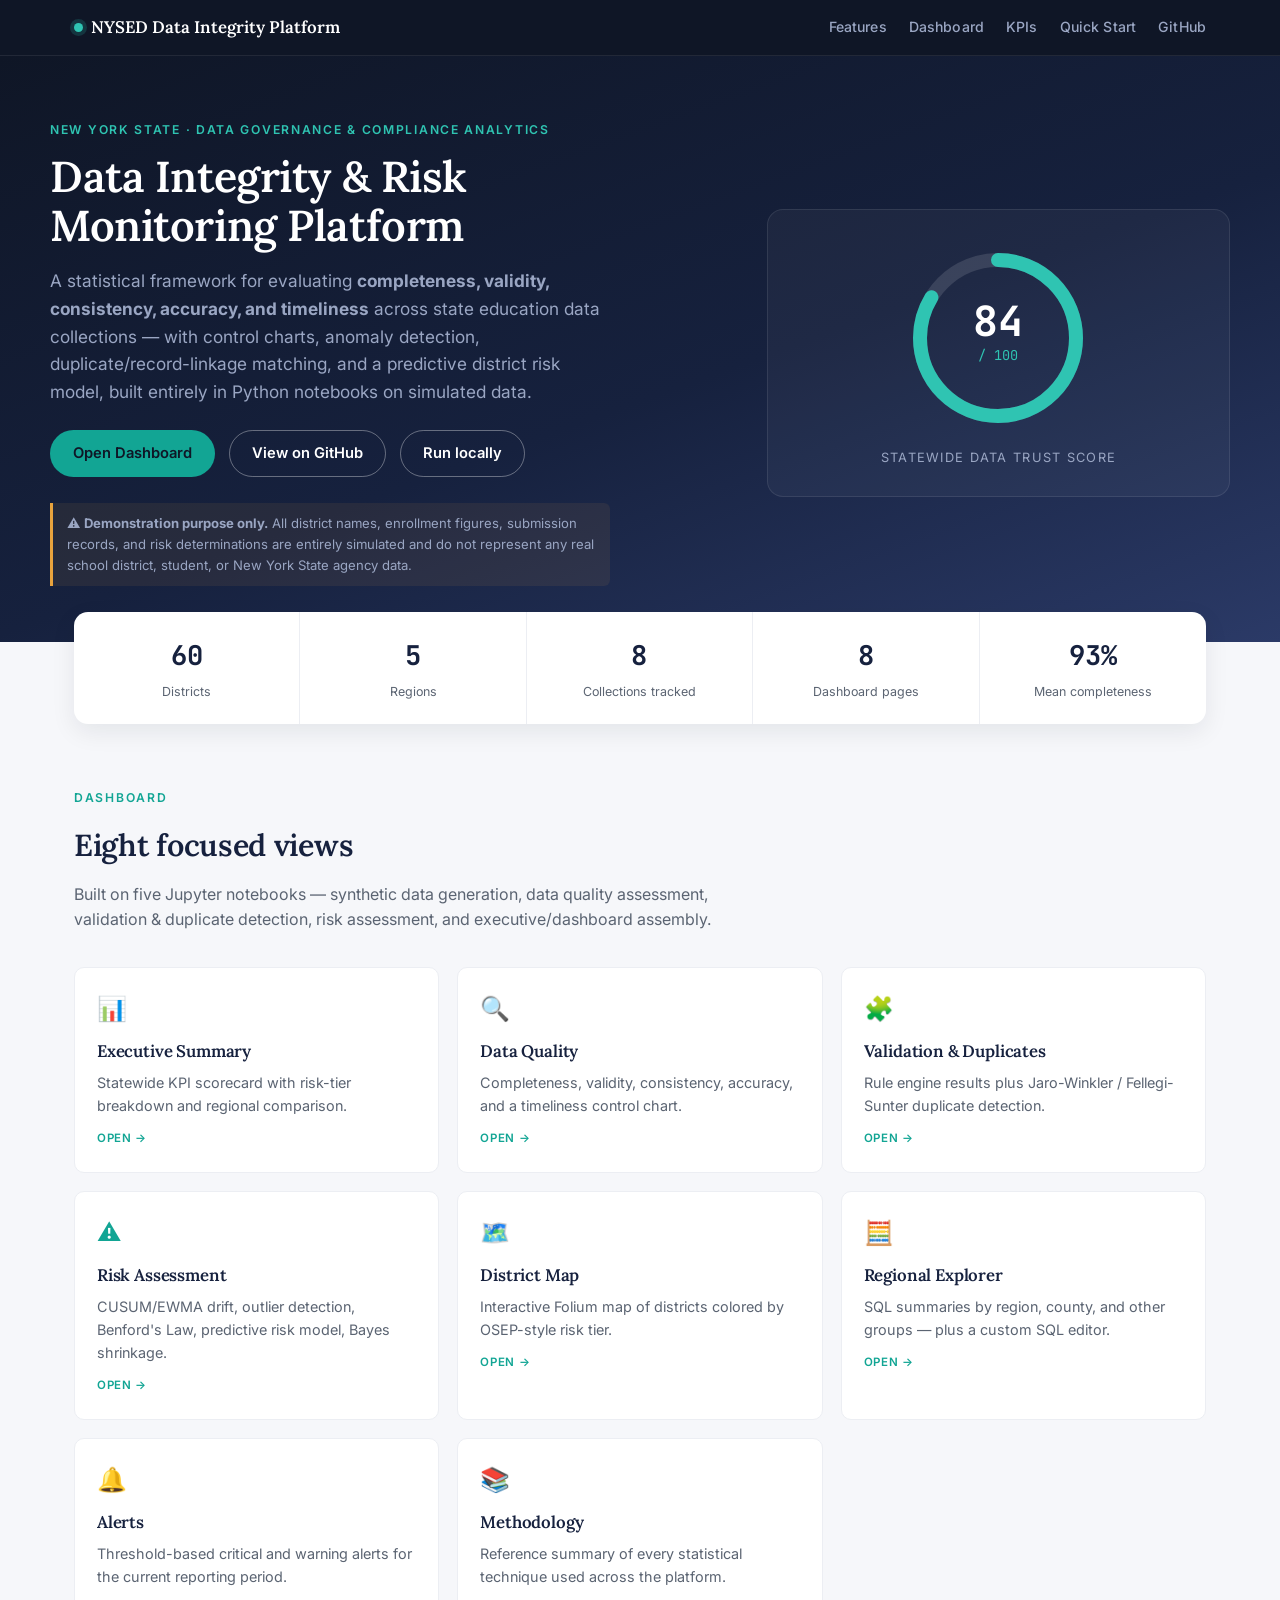
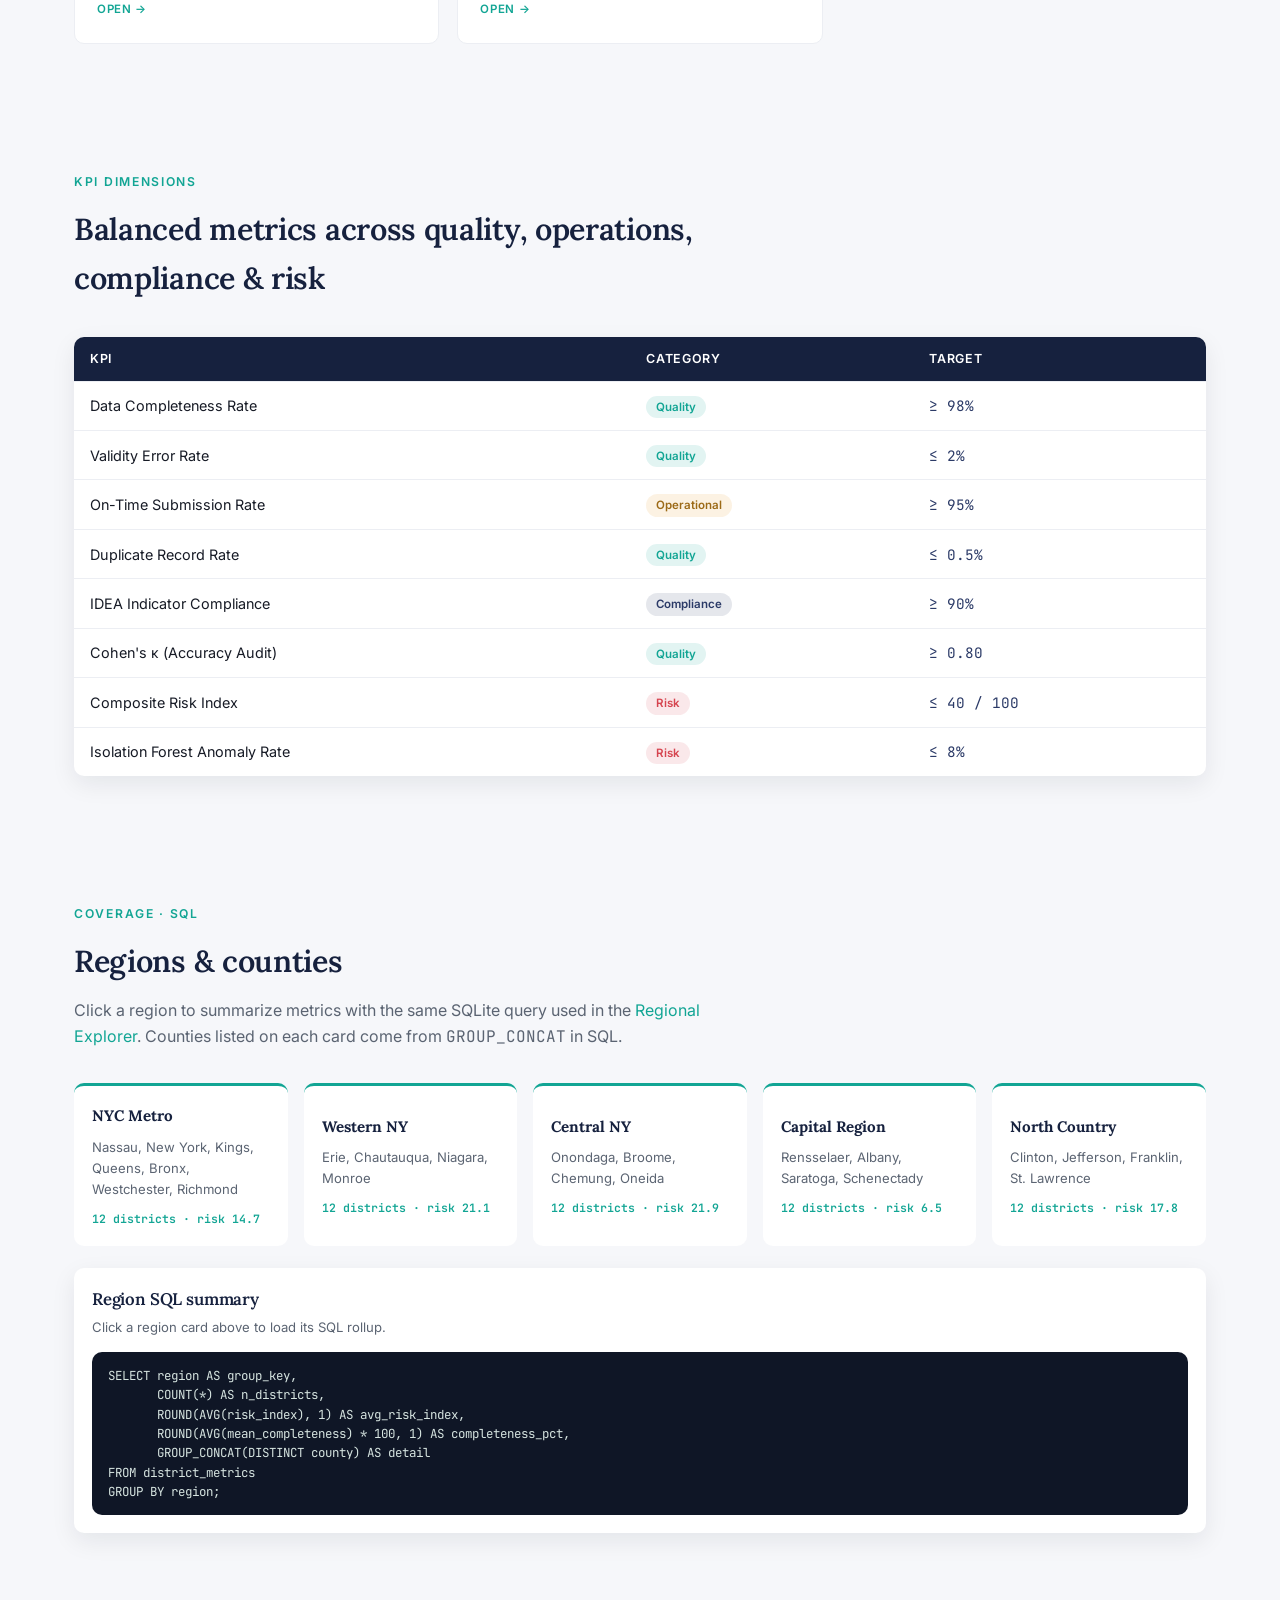
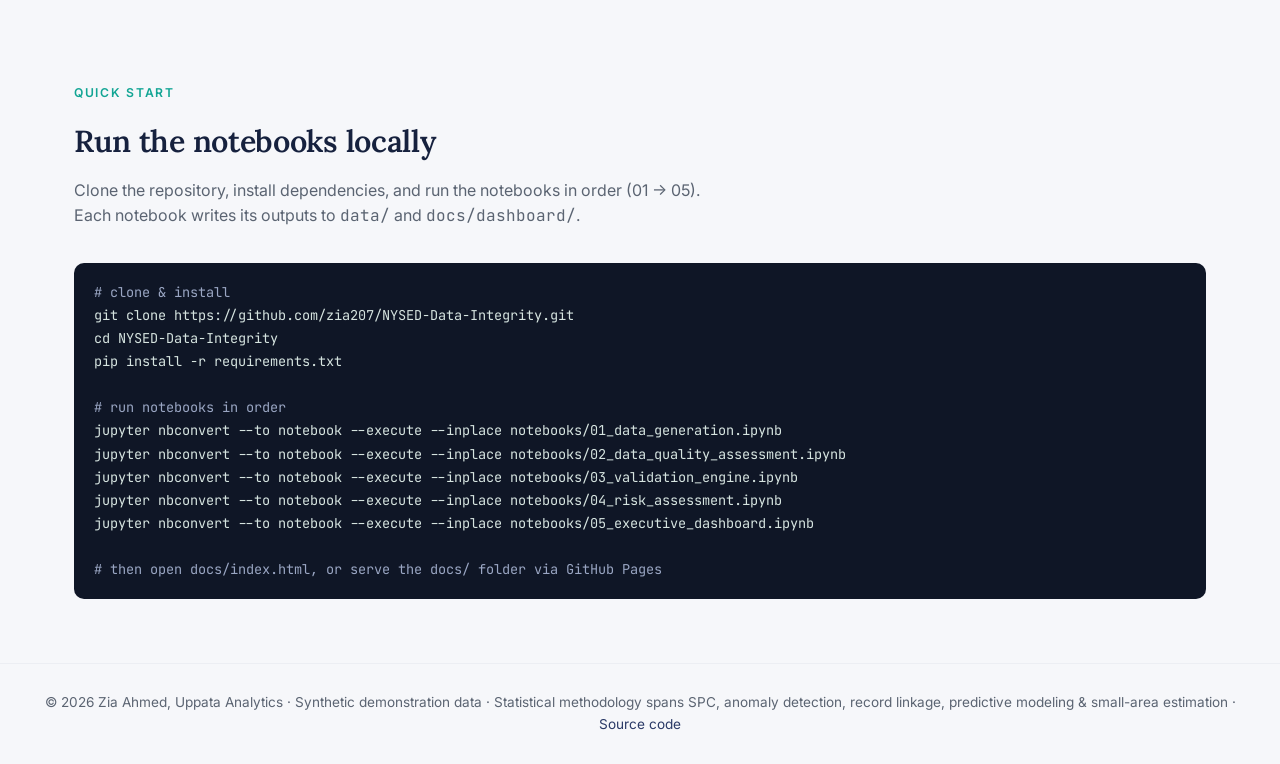
<file: docs/index.html>
<!DOCTYPE html>
<html lang="en"><head><meta charset="utf-8">
<meta name="viewport" content="width=device-width, initial-scale=1.0">
<meta name="description" content="NYSED Data Integrity &amp; Risk Monitoring Platform — synthetic statistical demonstration of data quality, validation, and risk assessment for state education data collections.">
<title>NYSED Data Integrity &amp; Risk Monitoring Platform</title>
<link rel="preconnect" href="https://fonts.googleapis.com">
<link href="https://fonts.googleapis.com/css2?family=Lora:wght@500;600;700&family=Inter:wght@400;500;600;700&family=JetBrains+Mono:wght@400;600;700&display=swap" rel="stylesheet">
<link rel="stylesheet" href="assets/style.css">
</head><body>
<nav class="site-nav"><div class="nav-inner">
  <div class="brand"><span class="dot"></span> NYSED Data Integrity Platform</div>
  <div class="links">
    <a href="#features">Features</a>
    <a href="dashboard/executive-summary.html">Dashboard</a>
    <a href="#kpis">KPIs</a>
    <a href="#quick-start">Quick Start</a>
    <a href="https://github.com/zia207/NYSED-Data-Integrity" target="_blank">GitHub</a>
  </div>
</div></nav>

<section class="hero">
  <div class="hero-inner">
    <div>
      <div class="eyebrow">New York State · Data Governance &amp; Compliance Analytics</div>
      <h1>Data Integrity &amp; Risk Monitoring Platform</h1>
      <p class="lede">A statistical framework for evaluating <b>completeness, validity, consistency,
        accuracy, and timeliness</b> across state education data collections — with control charts,
        anomaly detection, duplicate/record-linkage matching, and a predictive district risk model,
        built entirely in Python notebooks on simulated data.</p>
      <div class="cta-row">
        <a class="btn btn-primary" href="dashboard/executive-summary.html">Open Dashboard</a>
        <a class="btn btn-ghost" href="https://github.com/zia207/NYSED-Data-Integrity" target="_blank">View on GitHub</a>
        <a class="btn btn-ghost" href="#quick-start">Run locally</a>
      </div>
      <div class="disclaimer">⚠️ <b>Demonstration purpose only.</b> All district names, enrollment
        figures, submission records, and risk determinations are entirely simulated and do not
        represent any real school district, student, or New York State agency data.</div>
    </div>
    <div class="gauge-wrap">
      <svg width="200" height="200" viewBox="0 0 200 200">
      <circle cx="100.0" cy="100.0" r="78" fill="none" stroke-width="14" class="gauge-arc-bg"/>
      <circle cx="100.0" cy="100.0" r="78" fill="none" stroke-width="14" class="gauge-arc-fg"
        stroke-dasharray="490.1" stroke-dashoffset="80.4"
        transform="rotate(-90 100.0 100.0)"/>
      <text x="100.0" y="98.0" text-anchor="middle" class="gauge-score">84</text>
      <text x="100.0" y="122.0" text-anchor="middle" class="gauge-sub">/ 100</text>
    </svg>
      <div class="gauge-label">Statewide Data Trust Score</div>
    </div>
  </div>
</section>

<div class="stat-strip"><div class="stat-grid">
  <div class="stat-cell"><div class="num">60</div><div class="lbl">Districts</div></div>
  <div class="stat-cell"><div class="num">5</div><div class="lbl">Regions</div></div>
  <div class="stat-cell"><div class="num">8</div><div class="lbl">Collections tracked</div></div>
  <div class="stat-cell"><div class="num">8</div><div class="lbl">Dashboard pages</div></div>
  <div class="stat-cell"><div class="num">93%</div><div class="lbl">Mean completeness</div></div>
</div></div>

<section class="section" id="features">
  <div class="section-head">
    <div class="eyebrow">Dashboard</div>
    <h2>Eight focused views</h2>
    <p>Built on five Jupyter notebooks — synthetic data generation, data quality assessment,
       validation &amp; duplicate detection, risk assessment, and executive/dashboard assembly.</p>
  </div>
  <div class="card-grid"><a class="card" href="dashboard/executive-summary.html"><div class="icon">📊</div><h3>Executive Summary</h3><p>Statewide KPI scorecard with risk-tier breakdown and regional comparison.</p>
        <span class="tag">Open →</span></a><a class="card" href="dashboard/data-quality.html"><div class="icon">🔍</div><h3>Data Quality</h3><p>Completeness, validity, consistency, accuracy, and a timeliness control chart.</p>
        <span class="tag">Open →</span></a><a class="card" href="dashboard/validation.html"><div class="icon">🧩</div><h3>Validation & Duplicates</h3><p>Rule engine results plus Jaro-Winkler / Fellegi-Sunter duplicate detection.</p>
        <span class="tag">Open →</span></a><a class="card" href="dashboard/risk-assessment.html"><div class="icon">⚠️</div><h3>Risk Assessment</h3><p>CUSUM/EWMA drift, outlier detection, Benford's Law, predictive risk model, Bayes shrinkage.</p>
        <span class="tag">Open →</span></a><a class="card" href="dashboard/district-map.html"><div class="icon">🗺️</div><h3>District Map</h3><p>Interactive Folium map of districts colored by OSEP-style risk tier.</p>
        <span class="tag">Open →</span></a><a class="card" href="dashboard/regional-explorer.html"><div class="icon">🧮</div><h3>Regional Explorer</h3><p>SQL summaries by region, county, and other groups — plus a custom SQL editor.</p>
        <span class="tag">Open →</span></a><a class="card" href="dashboard/alerts.html"><div class="icon">🔔</div><h3>Alerts</h3><p>Threshold-based critical and warning alerts for the current reporting period.</p>
        <span class="tag">Open →</span></a><a class="card" href="dashboard/methodology.html"><div class="icon">📚</div><h3>Methodology</h3><p>Reference summary of every statistical technique used across the platform.</p>
        <span class="tag">Open →</span></a></div>
</section>

<section class="section" id="kpis">
  <div class="section-head">
    <div class="eyebrow">KPI dimensions</div>
    <h2>Balanced metrics across quality, operations, compliance &amp; risk</h2>
  </div>
  <table class="kpi-table"><thead><tr><th>KPI</th><th>Category</th><th>Target</th></tr></thead>
  <tbody><tr><td>Data Completeness Rate</td><td><span class='pill pill-quality'>Quality</span></td><td class='target'>≥ 98%</td></tr><tr><td>Validity Error Rate</td><td><span class='pill pill-quality'>Quality</span></td><td class='target'>≤ 2%</td></tr><tr><td>On-Time Submission Rate</td><td><span class='pill pill-ops'>Operational</span></td><td class='target'>≥ 95%</td></tr><tr><td>Duplicate Record Rate</td><td><span class='pill pill-quality'>Quality</span></td><td class='target'>≤ 0.5%</td></tr><tr><td>IDEA Indicator Compliance</td><td><span class='pill pill-compliance'>Compliance</span></td><td class='target'>≥ 90%</td></tr><tr><td>Cohen's κ (Accuracy Audit)</td><td><span class='pill pill-quality'>Quality</span></td><td class='target'>≥ 0.80</td></tr><tr><td>Composite Risk Index</td><td><span class='pill pill-risk'>Risk</span></td><td class='target'>≤ 40 / 100</td></tr><tr><td>Isolation Forest Anomaly Rate</td><td><span class='pill pill-risk'>Risk</span></td><td class='target'>≤ 8%</td></tr></tbody></table>
</section>

<section class="section" id="regions">
  <div class="section-head">
    <div class="eyebrow">Coverage · SQL</div>
    <h2>Regions &amp; counties</h2>
    <p>Click a region to summarize metrics with the same SQLite query used in the
       <a href="dashboard/regional-explorer.html">Regional Explorer</a>. Counties listed on each card come from <code>GROUP_CONCAT</code> in SQL.</p>
  </div>
  <div class="region-grid"><button type="button" class="region-card" data-region="NYC Metro">
      <h4>NYC Metro</h4>
      <p>Nassau, New York, Kings, Queens, Bronx, Westchester, Richmond</p>
      <div class="region-card-meta">12 districts · risk 14.7</div>
    </button><button type="button" class="region-card" data-region="Western NY">
      <h4>Western NY</h4>
      <p>Erie, Chautauqua, Niagara, Monroe</p>
      <div class="region-card-meta">12 districts · risk 21.1</div>
    </button><button type="button" class="region-card" data-region="Central NY">
      <h4>Central NY</h4>
      <p>Onondaga, Broome, Chemung, Oneida</p>
      <div class="region-card-meta">12 districts · risk 21.9</div>
    </button><button type="button" class="region-card" data-region="Capital Region">
      <h4>Capital Region</h4>
      <p>Rensselaer, Albany, Saratoga, Schenectady</p>
      <div class="region-card-meta">12 districts · risk 6.5</div>
    </button><button type="button" class="region-card" data-region="North Country">
      <h4>North Country</h4>
      <p>Clinton, Jefferson, Franklin, St. Lawrence</p>
      <div class="region-card-meta">12 districts · risk 17.8</div>
    </button></div>
  <div class="chart-panel" style="margin-top:22px;">
    <h3>Region SQL summary</h3>
    <div class="chart-note" id="home-region-hint">Click a region card above to load its SQL rollup.</div>
    <div id="home-region-summary" style="display:none;">
      <div class="kpi-row" style="margin-bottom:14px;">
        <div class="kpi-card"><div class="kpi-label">Region</div><div class="kpi-value" id="hr-name" style="font-size:1.35rem;"></div></div>
        <div class="kpi-card"><div class="kpi-label">Districts</div><div class="kpi-value" id="hr-n"></div></div>
        <div class="kpi-card"><div class="kpi-label">Avg risk index</div><div class="kpi-value" id="hr-risk"></div></div>
        <div class="kpi-card"><div class="kpi-label">Completeness</div><div class="kpi-value" id="hr-comp"></div></div>
      </div>
      <table class="kpi-table">
        <thead><tr><th>Metric</th><th>Value</th></tr></thead>
        <tbody>
          <tr><td>Counties</td><td id="hr-counties"></td></tr>
          <tr><td>On-time rate</td><td id="hr-ontime" class="target"></td></tr>
          <tr><td>Validity error rate</td><td id="hr-err" class="target"></td></tr>
          <tr><td>Enrollment</td><td id="hr-enroll" class="target"></td></tr>
        </tbody>
      </table>
      <p style="margin-top:14px;"><a class="btn btn-primary" id="hr-explore" href="dashboard/regional-explorer.html">Open in Regional Explorer →</a></p>
    </div>
    <pre class="sql-code" style="margin-top:14px;">SELECT region AS group_key,
       COUNT(*) AS n_districts,
       ROUND(AVG(risk_index), 1) AS avg_risk_index,
       ROUND(AVG(mean_completeness) * 100, 1) AS completeness_pct,
       GROUP_CONCAT(DISTINCT county) AS detail
FROM district_metrics
GROUP BY region;</pre>
  </div>
</section>
<script>
const HOME_SQL = {"regions": [{"group_key": "NYC Metro", "n_districts": 12, "avg_risk_index": 14.7, "completeness_pct": 93.8, "on_time_pct": 91.3, "error_pct": 4.8, "enrollment": 36202, "detail": "Nassau, New York, Kings, Queens, Bronx, Westchester, Richmond"}, {"group_key": "Western NY", "n_districts": 12, "avg_risk_index": 21.1, "completeness_pct": 91.7, "on_time_pct": 89.1, "error_pct": 6.4, "enrollment": 48433, "detail": "Erie, Chautauqua, Niagara, Monroe"}, {"group_key": "Central NY", "n_districts": 12, "avg_risk_index": 21.9, "completeness_pct": 91.0, "on_time_pct": 88.1, "error_pct": 7.2, "enrollment": 125825, "detail": "Onondaga, Broome, Chemung, Oneida"}, {"group_key": "Capital Region", "n_districts": 12, "avg_risk_index": 6.5, "completeness_pct": 96.2, "on_time_pct": 95.0, "error_pct": 2.1, "enrollment": 49875, "detail": "Rensselaer, Albany, Saratoga, Schenectady"}, {"group_key": "North Country", "n_districts": 12, "avg_risk_index": 17.8, "completeness_pct": 92.5, "on_time_pct": 90.3, "error_pct": 6.3, "enrollment": 37102, "detail": "Clinton, Jefferson, Franklin, St. Lawrence"}], "districts": [{"district_name": "Silverglen UFSD", "region": "Central NY", "county": "Chemung", "size_tier": "Suburban", "urbanicity": "Suburban", "risk_tier": "Needs Substantial Intervention", "risk_index": 100.0, "completeness_pct": 58.7, "on_time_pct": 61.5, "enrollment": 2142}, {"district_name": "Goldenside CSD", "region": "Western NY", "county": "Chautauqua", "size_tier": "Suburban", "urbanicity": "Suburban", "risk_tier": "Needs Substantial Intervention", "risk_index": 93.3, "completeness_pct": 64.5, "on_time_pct": 68.8, "enrollment": 1815}, {"district_name": "Hillton CSD", "region": "North Country", "county": "Clinton", "size_tier": "Small/Rural", "urbanicity": "Small Town", "risk_tier": "Needs Substantial Intervention", "risk_index": 81.6, "completeness_pct": 74.1, "on_time_pct": 67.7, "enrollment": 613}, {"district_name": "Foxglen CSD", "region": "NYC Metro", "county": "New York", "size_tier": "Small/Rural", "urbanicity": "Small Town", "risk_tier": "Needs Intervention", "risk_index": 71.2, "completeness_pct": 75.8, "on_time_pct": 67.7, "enrollment": 396}, {"district_name": "Westmont UFSD", "region": "Central NY", "county": "Chemung", "size_tier": "Suburban", "urbanicity": "Suburban", "risk_tier": "Needs Intervention", "risk_index": 59.9, "completeness_pct": 81.8, "on_time_pct": 74.0, "enrollment": 4501}, {"district_name": "Southgate UFSD", "region": "Western NY", "county": "Erie", "size_tier": "Small/Rural", "urbanicity": "Rural", "risk_tier": "Needs Intervention", "risk_index": 53.2, "completeness_pct": 85.3, "on_time_pct": 72.9, "enrollment": 1173}, {"district_name": "Silverview UFSD", "region": "North Country", "county": "St. Lawrence", "size_tier": "Suburban", "urbanicity": "Suburban", "risk_tier": "Needs Intervention", "risk_index": 43.0, "completeness_pct": 83.9, "on_time_pct": 84.4, "enrollment": 4343}, {"district_name": "Meadowhaven CSD", "region": "North Country", "county": "Franklin", "size_tier": "Small/Rural", "urbanicity": "Rural", "risk_tier": "Needs Intervention", "risk_index": 38.1, "completeness_pct": 85.9, "on_time_pct": 81.3, "enrollment": 1336}, {"district_name": "Hillburg CSD", "region": "Central NY", "county": "Onondaga", "size_tier": "Suburban", "urbanicity": "Suburban", "risk_tier": "Needs Intervention", "risk_index": 27.2, "completeness_pct": 92.7, "on_time_pct": 81.3, "enrollment": 3399}, {"district_name": "Highlandwood CSD", "region": "Central NY", "county": "Oneida", "size_tier": "Suburban", "urbanicity": "Suburban", "risk_tier": "Needs Assistance", "risk_index": 23.2, "completeness_pct": 91.5, "on_time_pct": 87.5, "enrollment": 7620}, {"district_name": "Eastville UFSD", "region": "NYC Metro", "county": "Nassau", "size_tier": "Suburban", "urbanicity": "Suburban", "risk_tier": "Needs Assistance", "risk_index": 21.8, "completeness_pct": 93.7, "on_time_pct": 87.5, "enrollment": 5832}, {"district_name": "Harbormont UFSD", "region": "Western NY", "county": "Chautauqua", "size_tier": "Small/Rural", "urbanicity": "Rural", "risk_tier": "Needs Assistance", "risk_index": 20.5, "completeness_pct": 93.4, "on_time_pct": 90.6, "enrollment": 691}, {"district_name": "Valleyton UFSD", "region": "Western NY", "county": "Chautauqua", "size_tier": "Small/Rural", "urbanicity": "Small Town", "risk_tier": "Needs Assistance", "risk_index": 20.4, "completeness_pct": 92.9, "on_time_pct": 89.6, "enrollment": 506}, {"district_name": "Westwood UFSD", "region": "Western NY", "county": "Erie", "size_tier": "Small/Rural", "urbanicity": "Rural", "risk_tier": "Needs Assistance", "risk_index": 20.1, "completeness_pct": 93.6, "on_time_pct": 91.7, "enrollment": 517}, {"district_name": "Ridgeport CSD", "region": "Western NY", "county": "Chautauqua", "size_tier": "Small/Rural", "urbanicity": "Small Town", "risk_tier": "Needs Assistance", "risk_index": 20.0, "completeness_pct": 92.3, "on_time_pct": 86.5, "enrollment": 512}, {"district_name": "Northside UFSD", "region": "Capital Region", "county": "Saratoga", "size_tier": "Suburban", "urbanicity": "Suburban", "risk_tier": "Needs Assistance", "risk_index": 15.9, "completeness_pct": 94.0, "on_time_pct": 88.5, "enrollment": 7793}, {"district_name": "Oakmont CSD", "region": "NYC Metro", "county": "Queens", "size_tier": "Small/Rural", "urbanicity": "Rural", "risk_tier": "Needs Assistance", "risk_index": 15.2, "completeness_pct": 93.4, "on_time_pct": 89.6, "enrollment": 236}, {"district_name": "Birchmont CSD", "region": "Capital Region", "county": "Schenectady", "size_tier": "Small/Rural", "urbanicity": "Small Town", "risk_tier": "Needs Assistance", "risk_index": 14.3, "completeness_pct": 94.4, "on_time_pct": 92.7, "enrollment": 230}, {"district_name": "Southport CSD", "region": "NYC Metro", "county": "Westchester", "size_tier": "Small/Rural", "urbanicity": "Rural", "risk_tier": "Needs Assistance", "risk_index": 13.2, "completeness_pct": 93.1, "on_time_pct": 88.5, "enrollment": 427}, {"district_name": "Southville CSD", "region": "NYC Metro", "county": "New York", "size_tier": "Small/Rural", "urbanicity": "Rural", "risk_tier": "Needs Assistance", "risk_index": 12.6, "completeness_pct": 95.0, "on_time_pct": 86.5, "enrollment": 462}, {"district_name": "Northmont CSD", "region": "North Country", "county": "St. Lawrence", "size_tier": "Small/Rural", "urbanicity": "Small Town", "risk_tier": "Needs Assistance", "risk_index": 11.0, "completeness_pct": 94.4, "on_time_pct": 92.7, "enrollment": 409}, {"district_name": "Highlandmont CSD", "region": "Capital Region", "county": "Rensselaer", "size_tier": "Small/Rural", "urbanicity": "Small Town", "risk_tier": "Needs Assistance", "risk_index": 10.8, "completeness_pct": 95.3, "on_time_pct": 92.7, "enrollment": 734}, {"district_name": "Westglen CSD", "region": "Western NY", "county": "Erie", "size_tier": "Small/Rural", "urbanicity": "Rural", "risk_tier": "Needs Assistance", "risk_index": 10.8, "completeness_pct": 94.8, "on_time_pct": 89.6, "enrollment": 441}, {"district_name": "Riverbrook UFSD", "region": "Central NY", "county": "Broome", "size_tier": "Small/Rural", "urbanicity": "Rural", "risk_tier": "Meets Requirements", "risk_index": 10.0, "completeness_pct": 94.6, "on_time_pct": 93.8, "enrollment": 322}, {"district_name": "Southton CSD", "region": "NYC Metro", "county": "Kings", "size_tier": "Small/Rural", "urbanicity": "Small Town", "risk_tier": "Meets Requirements", "risk_index": 9.3, "completeness_pct": 95.9, "on_time_pct": 90.6, "enrollment": 695}, {"district_name": "Libertymont CSD", "region": "North Country", "county": "Clinton", "size_tier": "Suburban", "urbanicity": "Suburban", "risk_tier": "Meets Requirements", "risk_index": 8.5, "completeness_pct": 95.5, "on_time_pct": 88.5, "enrollment": 5696}, {"district_name": "Maplefield CSD", "region": "NYC Metro", "county": "Queens", "size_tier": "Suburban", "urbanicity": "Suburban", "risk_tier": "Meets Requirements", "risk_index": 8.4, "completeness_pct": 96.0, "on_time_pct": 93.8, "enrollment": 7277}, {"district_name": "Unionburg City SD", "region": "Central NY", "county": "Broome", "size_tier": "Large City", "urbanicity": "Urban", "risk_tier": "Meets Requirements", "risk_index": 8.4, "completeness_pct": 96.0, "on_time_pct": 94.8, "enrollment": 19636}, {"district_name": "Foxside CSD", "region": "NYC Metro", "county": "Bronx", "size_tier": "Suburban", "urbanicity": "Suburban", "risk_tier": "Meets Requirements", "risk_index": 8.1, "completeness_pct": 96.5, "on_time_pct": 96.9, "enrollment": 5483}, {"district_name": "Goldengate CSD", "region": "Central NY", "county": "Onondaga", "size_tier": "Suburban", "urbanicity": "Suburban", "risk_tier": "Meets Requirements", "risk_index": 8.0, "completeness_pct": 95.1, "on_time_pct": 91.7, "enrollment": 4134}, {"district_name": "Hillhaven CSD", "region": "NYC Metro", "county": "Richmond", "size_tier": "Suburban", "urbanicity": "Suburban", "risk_tier": "Meets Requirements", "risk_index": 7.1, "completeness_pct": 96.5, "on_time_pct": 97.9, "enrollment": 6209}, {"district_name": "Northside CSD", "region": "North Country", "county": "Clinton", "size_tier": "Small/Rural", "urbanicity": "Rural", "risk_tier": "Meets Requirements", "risk_index": 6.7, "completeness_pct": 96.4, "on_time_pct": 90.6, "enrollment": 1297}, {"district_name": "Mapledale UFSD", "region": "North Country", "county": "Franklin", "size_tier": "Small/Rural", "urbanicity": "Small Town", "risk_tier": "Meets Requirements", "risk_index": 6.6, "completeness_pct": 95.8, "on_time_pct": 94.8, "enrollment": 826}, {"district_name": "Libertyport CSD", "region": "Capital Region", "county": "Saratoga", "size_tier": "Small/Rural", "urbanicity": "Small Town", "risk_tier": "Meets Requirements", "risk_index": 6.4, "completeness_pct": 96.6, "on_time_pct": 91.7, "enrollment": 239}, {"district_name": "Eastmont City SD", "region": "Central NY", "county": "Broome", "size_tier": "Large City", "urbanicity": "Urban", "risk_tier": "Meets Requirements", "risk_index": 6.3, "completeness_pct": 96.4, "on_time_pct": 93.8, "enrollment": 18625}, {"district_name": "Stoneton CSD", "region": "Central NY", "county": "Chemung", "size_tier": "Small/Rural", "urbanicity": "Small Town", "risk_tier": "Meets Requirements", "risk_index": 6.3, "completeness_pct": 96.0, "on_time_pct": 94.8, "enrollment": 759}, {"district_name": "Pinewood CSD", "region": "North Country", "county": "Clinton", "size_tier": "Suburban", "urbanicity": "Suburban", "risk_tier": "Meets Requirements", "risk_index": 5.9, "completeness_pct": 96.3, "on_time_pct": 94.8, "enrollment": 6502}, {"district_name": "Rivergate CSD", "region": "Central NY", "county": "Onondaga", "size_tier": "Small/Rural", "urbanicity": "Rural", "risk_tier": "Meets Requirements", "risk_index": 5.9, "completeness_pct": 95.3, "on_time_pct": 94.8, "enrollment": 893}, {"district_name": "Libertyburg UFSD", "region": "Capital Region", "county": "Albany", "size_tier": "Suburban", "urbanicity": "Suburban", "risk_tier": "Meets Requirements", "risk_index": 5.8, "completeness_pct": 97.0, "on_time_pct": 97.9, "enrollment": 6289}, {"district_name": "Pineglen City SD", "region": "Central NY", "county": "Oneida", "size_tier": "Large City", "urbanicity": "Urban", "risk_tier": "Meets Requirements", "risk_index": 5.7, "completeness_pct": 96.1, "on_time_pct": 92.7, "enrollment": 44836}, {"district_name": "Ridgehaven City SD", "region": "Capital Region", "county": "Saratoga", "size_tier": "Large City", "urbanicity": "Urban", "risk_tier": "Meets Requirements", "risk_index": 5.7, "completeness_pct": 96.0, "on_time_pct": 93.8, "enrollment": 19038}, {"district_name": "Stonehaven UFSD", "region": "Capital Region", "county": "Saratoga", "size_tier": "Suburban", "urbanicity": "Suburban", "risk_tier": "Meets Requirements", "risk_index": 5.1, "completeness_pct": 96.8, "on_time_pct": 95.8, "enrollment": 2174}, {"district_name": "Meadowfield UFSD", "region": "North Country", "county": "Clinton", "size_tier": "Suburban", "urbanicity": "Suburban", "risk_tier": "Meets Requirements", "risk_index": 5.0, "completeness_pct": 96.3, "on_time_pct": 95.8, "enrollment": 7838}, {"district_name": "Eastton UFSD", "region": "NYC Metro", "county": "Westchester", "size_tier": "Suburban", "urbanicity": "Suburban", "risk_tier": "Meets Requirements", "risk_index": 4.7, "completeness_pct": 96.0, "on_time_pct": 100.0, "enrollment": 6579}, {"district_name": "Riverport UFSD", "region": "North Country", "county": "Franklin", "size_tier": "Small/Rural", "urbanicity": "Small Town", "risk_tier": "Meets Requirements", "risk_index": 4.7, "completeness_pct": 96.1, "on_time_pct": 95.8, "enrollment": 708}, {"district_name": "Valleyview City SD", "region": "Western NY", "county": "Niagara", "size_tier": "Large City", "urbanicity": "Urban", "risk_tier": "Meets Requirements", "risk_index": 4.6, "completeness_pct": 96.7, "on_time_pct": 92.7, "enrollment": 19578}, {"district_name": "Southside UFSD", "region": "Capital Region", "county": "Saratoga", "size_tier": "Small/Rural", "urbanicity": "Small Town", "risk_tier": "Meets Requirements", "risk_index": 4.5, "completeness_pct": 96.3, "on_time_pct": 96.9, "enrollment": 789}, {"district_name": "Unionbrook UFSD", "region": "Western NY", "county": "Niagara", "size_tier": "Small/Rural", "urbanicity": "Rural", "risk_tier": "Meets Requirements", "risk_index": 4.4, "completeness_pct": 96.4, "on_time_pct": 94.8, "enrollment": 307}, {"district_name": "Foxhaven CSD", "region": "Capital Region", "county": "Albany", "size_tier": "Suburban", "urbanicity": "Suburban", "risk_tier": "Meets Requirements", "risk_index": 4.2, "completeness_pct": 97.0, "on_time_pct": 96.9, "enrollment": 4300}, {"district_name": "Cedarport UFSD", "region": "Capital Region", "county": "Rensselaer", "size_tier": "Small/Rural", "urbanicity": "Rural", "risk_tier": "Meets Requirements", "risk_index": 4.1, "completeness_pct": 96.5, "on_time_pct": 95.8, "enrollment": 496}, {"district_name": "Highlandhaven CSD", "region": "NYC Metro", "county": "Kings", "size_tier": "Suburban", "urbanicity": "Suburban", "risk_tier": "Meets Requirements", "risk_index": 3.3, "completeness_pct": 96.6, "on_time_pct": 97.9, "enrollment": 2375}, {"district_name": "Mapleside CSD", "region": "Western NY", "county": "Monroe", "size_tier": "Suburban", "urbanicity": "Suburban", "risk_tier": "Meets Requirements", "risk_index": 2.8, "completeness_pct": 96.6, "on_time_pct": 96.9, "enrollment": 7493}, {"district_name": "Springfield CSD", "region": "North Country", "county": "Clinton", "size_tier": "Suburban", "urbanicity": "Suburban", "risk_tier": "Meets Requirements", "risk_index": 2.3, "completeness_pct": 97.2, "on_time_pct": 97.9, "enrollment": 4991}, {"district_name": "Northville UFSD", "region": "Western NY", "county": "Niagara", "size_tier": "Suburban", "urbanicity": "Suburban", "risk_tier": "Meets Requirements", "risk_index": 1.8, "completeness_pct": 96.9, "on_time_pct": 97.9, "enrollment": 1675}, {"district_name": "Harborfield City SD", "region": "Central NY", "county": "Chemung", "size_tier": "Large City", "urbanicity": "Urban", "risk_tier": "Meets Requirements", "risk_index": 1.5, "completeness_pct": 97.3, "on_time_pct": 96.9, "enrollment": 18958}, {"district_name": "Elmcrest CSD", "region": "Capital Region", "county": "Albany", "size_tier": "Small/Rural", "urbanicity": "Small Town", "risk_tier": "Meets Requirements", "risk_index": 1.3, "completeness_pct": 97.4, "on_time_pct": 97.9, "enrollment": 226}, {"district_name": "Westfield CSD", "region": "NYC Metro", "county": "Westchester", "size_tier": "Small/Rural", "urbanicity": "Rural", "risk_tier": "Meets Requirements", "risk_index": 1.2, "completeness_pct": 97.2, "on_time_pct": 99.0, "enrollment": 231}, {"district_name": "Cedarville City SD", "region": "Western NY", "county": "Erie", "size_tier": "Large City", "urbanicity": "Urban", "risk_tier": "Meets Requirements", "risk_index": 0.7, "completeness_pct": 97.5, "on_time_pct": 97.9, "enrollment": 13725}, {"district_name": "Libertybrook CSD", "region": "Capital Region", "county": "Rensselaer", "size_tier": "Suburban", "urbanicity": "Suburban", "risk_tier": "Meets Requirements", "risk_index": 0.3, "completeness_pct": 97.7, "on_time_pct": 99.0, "enrollment": 7567}, {"district_name": "Springwood UFSD", "region": "North Country", "county": "Jefferson", "size_tier": "Suburban", "urbanicity": "Suburban", "risk_tier": "Meets Requirements", "risk_index": 0.2, "completeness_pct": 97.8, "on_time_pct": 99.0, "enrollment": 2543}]};
document.querySelectorAll(".region-card[data-region]").forEach(card => {
  card.addEventListener("click", () => {
    const key = card.getAttribute("data-region");
    const r = HOME_SQL.regions.find(x => x.group_key === key);
    if (!r) return;
    document.querySelectorAll(".region-card").forEach(c => c.classList.remove("active"));
    card.classList.add("active");
    document.getElementById("home-region-hint").style.display = "none";
    document.getElementById("home-region-summary").style.display = "";
    document.getElementById("hr-name").textContent = r.group_key;
    document.getElementById("hr-n").textContent = r.n_districts;
    document.getElementById("hr-risk").textContent = r.avg_risk_index;
    document.getElementById("hr-comp").textContent = r.completeness_pct + "%";
    document.getElementById("hr-counties").textContent = r.detail;
    document.getElementById("hr-ontime").textContent = r.on_time_pct + "%";
    document.getElementById("hr-err").textContent = r.error_pct + "%";
    document.getElementById("hr-enroll").textContent = Number(r.enrollment).toLocaleString();
    document.getElementById("hr-explore").href =
      "dashboard/regional-explorer.html?dim=region&key=" + encodeURIComponent(r.group_key);
  });
});
</script>

<section class="section" id="quick-start">
  <div class="section-head">
    <div class="eyebrow">Quick start</div>
    <h2>Run the notebooks locally</h2>
    <p>Clone the repository, install dependencies, and run the notebooks in order (01 → 05).
       Each notebook writes its outputs to <code>data/</code> and <code>docs/dashboard/</code>.</p>
  </div>
  <div class="code-block"><span class="cmt"># clone &amp; install</span><br>
git clone https://github.com/zia207/NYSED-Data-Integrity.git<br>
cd NYSED-Data-Integrity<br>
pip install -r requirements.txt<br><br>
<span class="cmt"># run notebooks in order</span><br>
jupyter nbconvert --to notebook --execute --inplace notebooks/01_data_generation.ipynb<br>
jupyter nbconvert --to notebook --execute --inplace notebooks/02_data_quality_assessment.ipynb<br>
jupyter nbconvert --to notebook --execute --inplace notebooks/03_validation_engine.ipynb<br>
jupyter nbconvert --to notebook --execute --inplace notebooks/04_risk_assessment.ipynb<br>
jupyter nbconvert --to notebook --execute --inplace notebooks/05_executive_dashboard.ipynb<br><br>
<span class="cmt"># then open docs/index.html, or serve the docs/ folder via GitHub Pages</span></div>
</section>

<footer class="site-footer">
  © 2026 Zia Ahmed, Uppata Analytics · Synthetic demonstration data · Statistical methodology
  spans SPC, anomaly detection, record linkage, predictive modeling &amp; small-area estimation ·
  <a href="https://github.com/zia207/NYSED-Data-Integrity" target="_blank">Source code</a>
</footer>
</body></html>
</file>
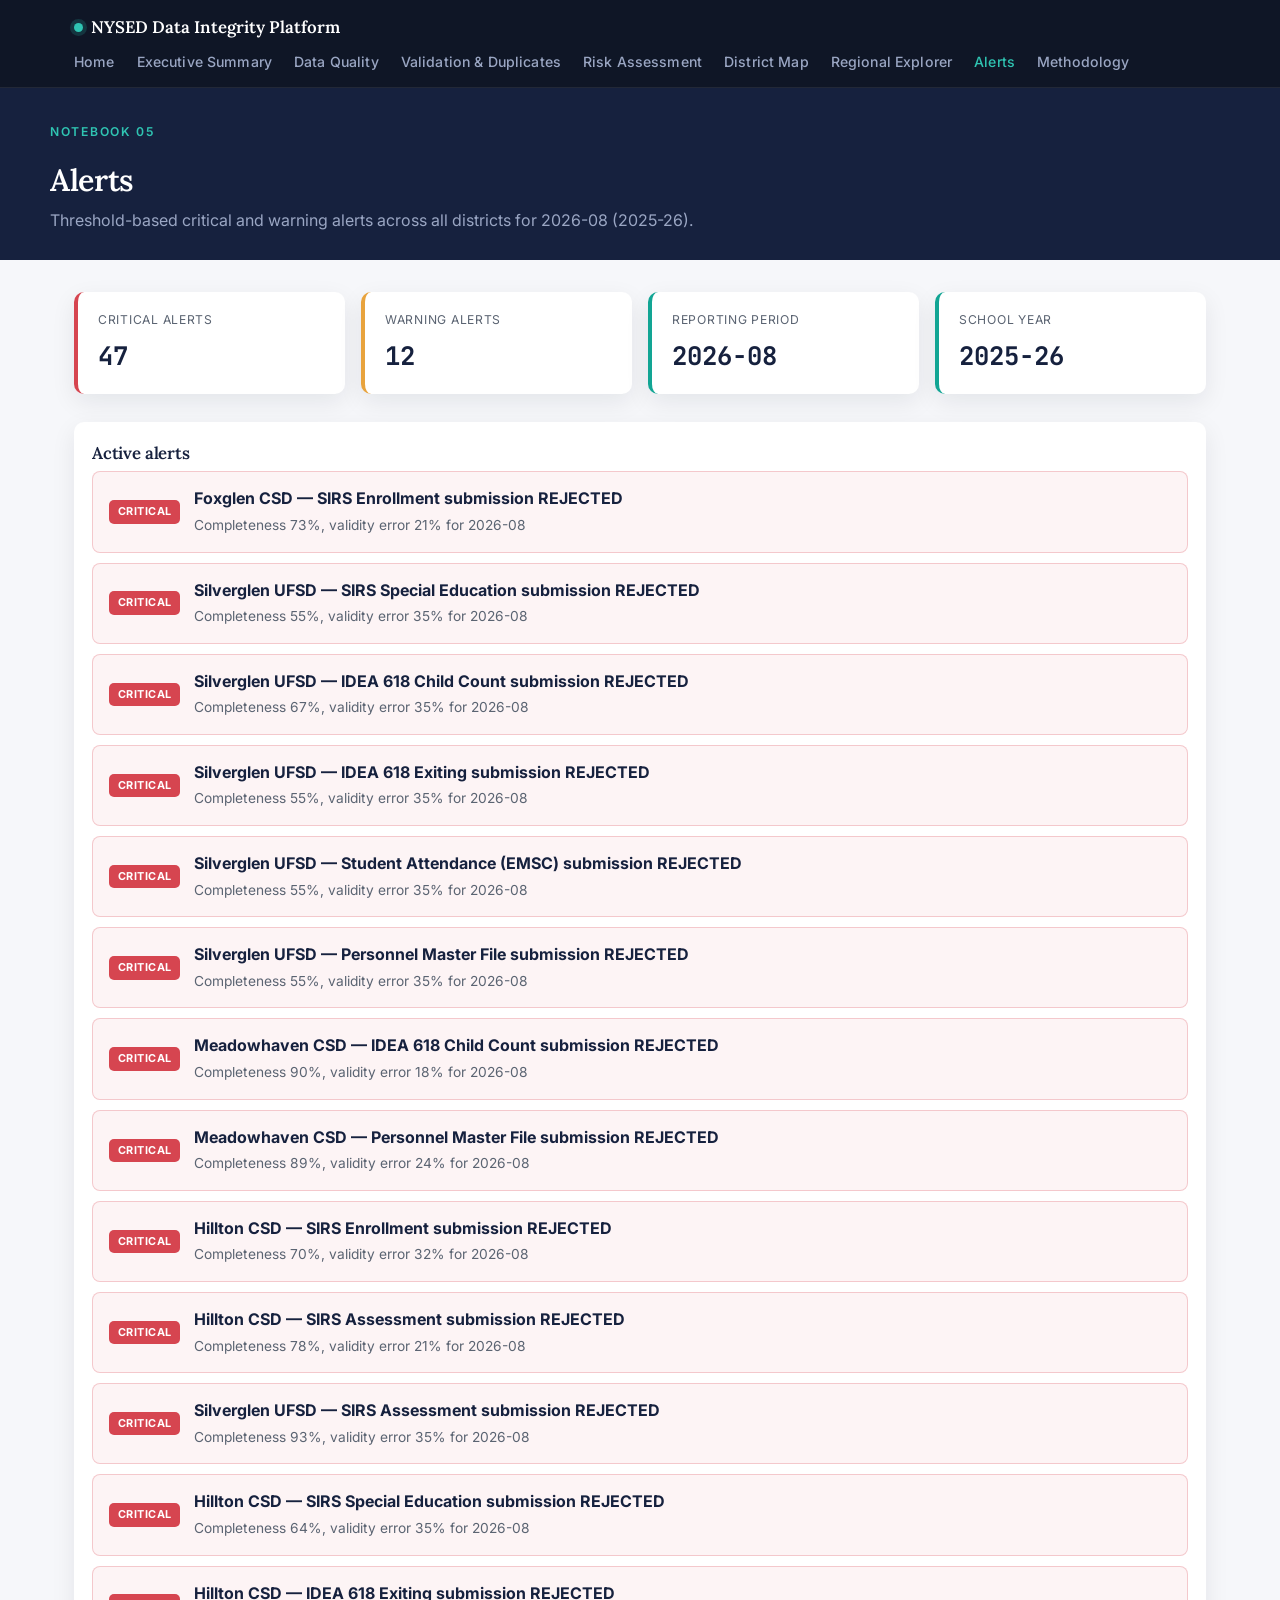
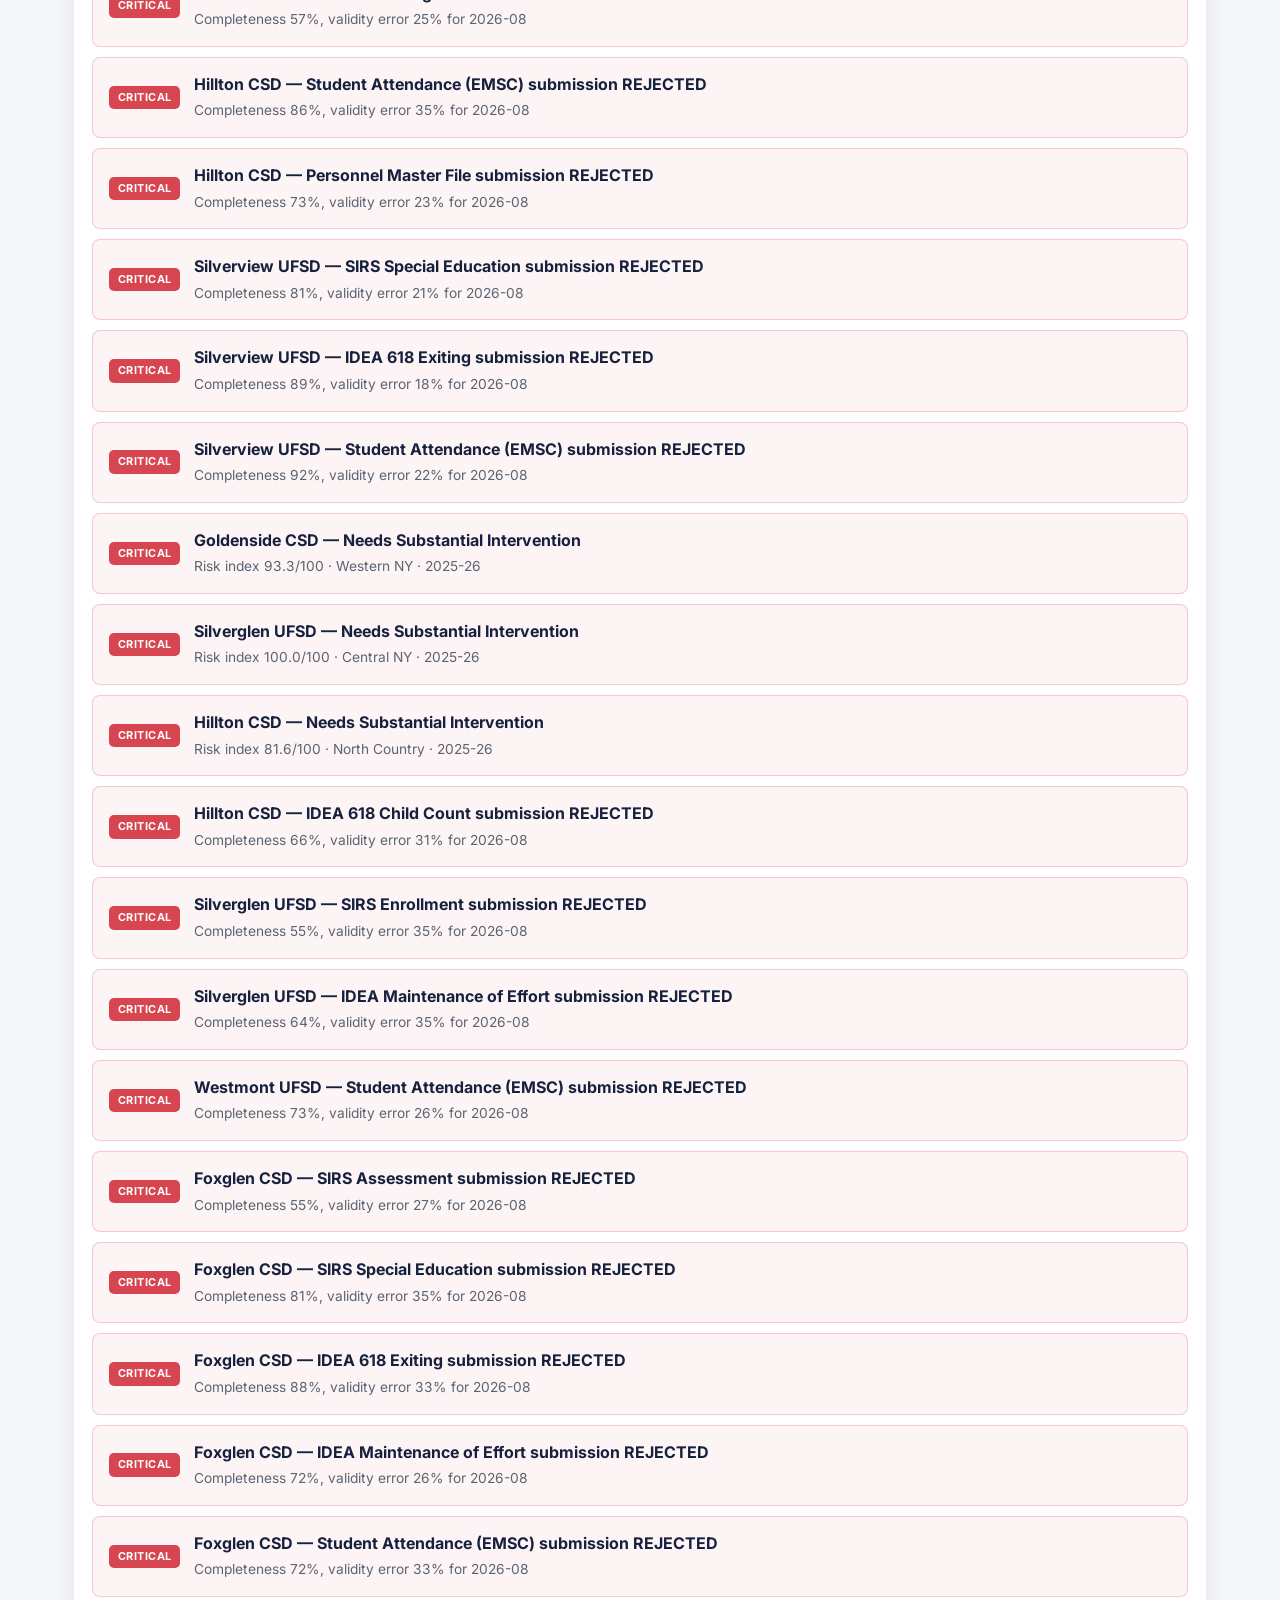
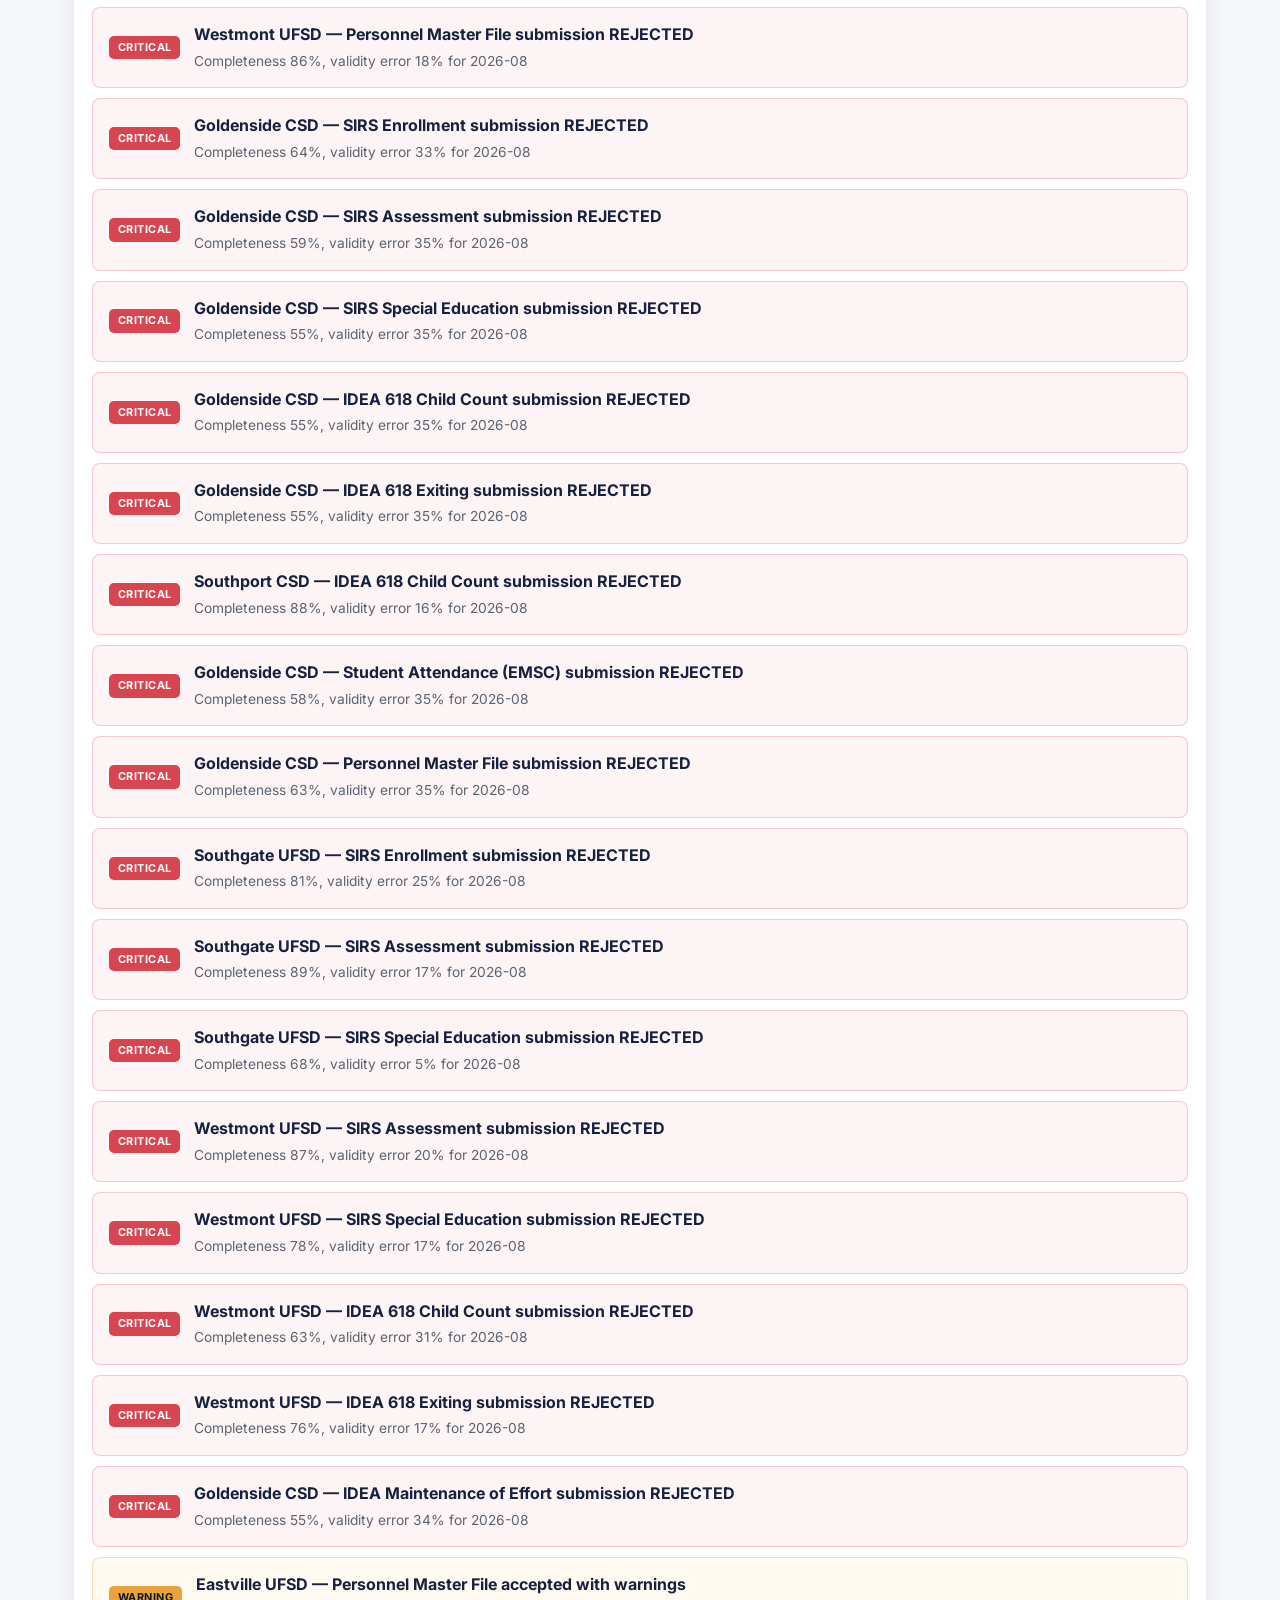
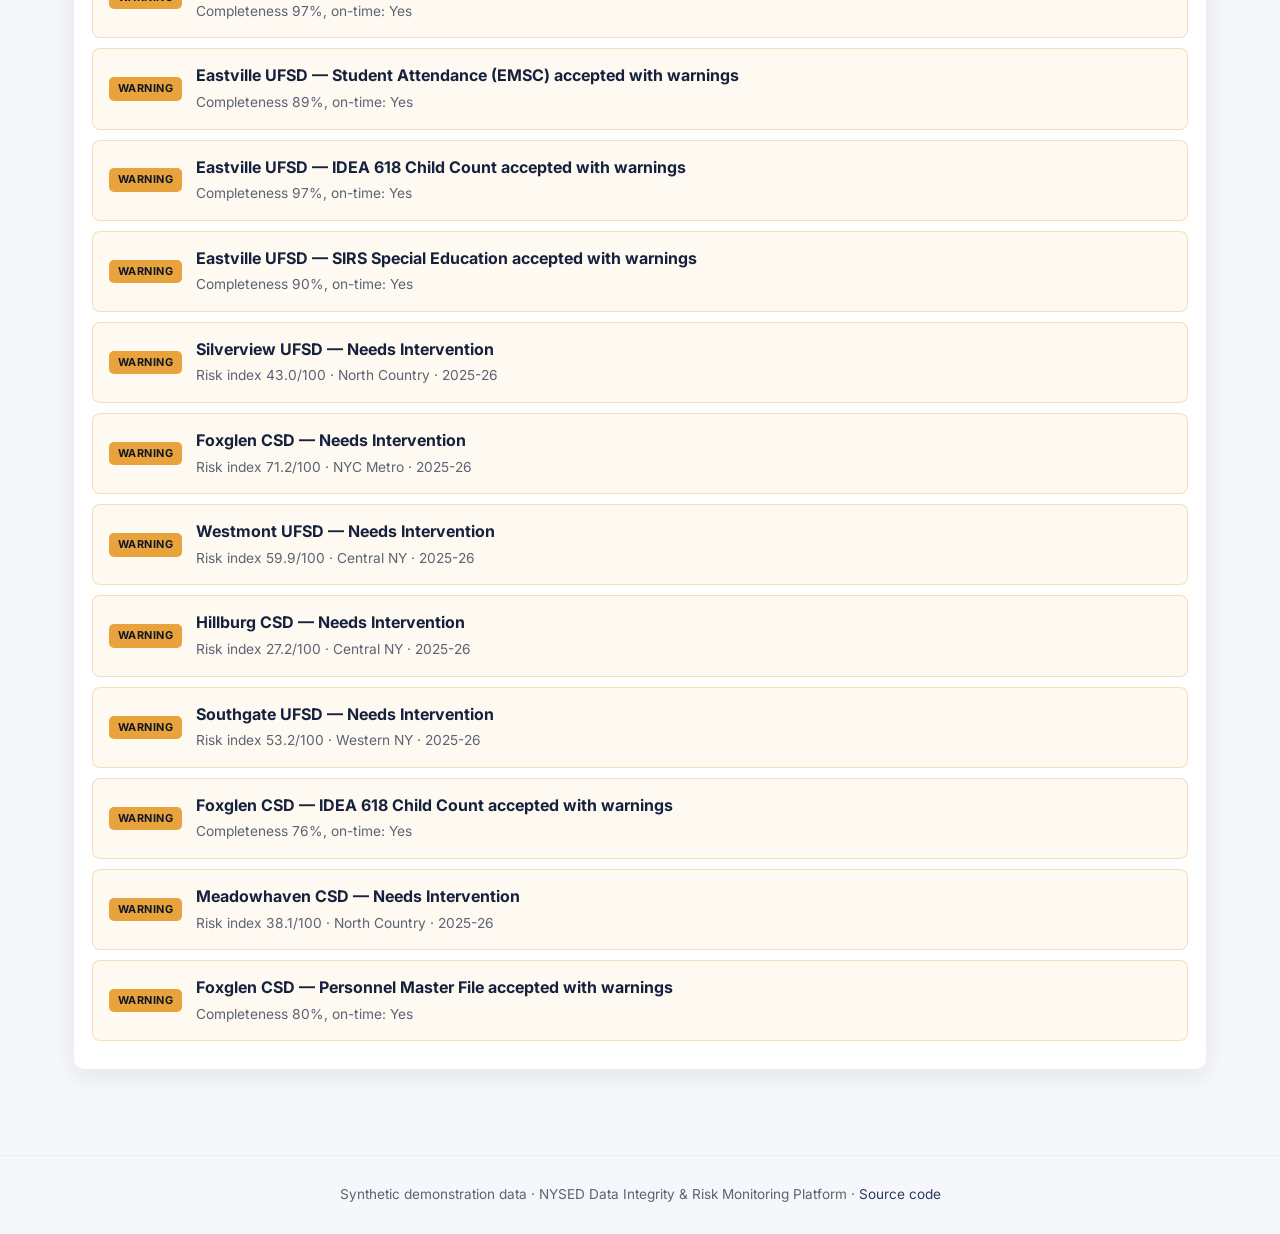
<file: docs/dashboard/alerts.html>
<!DOCTYPE html>
<html lang="en"><head><meta charset="utf-8">
<meta name="viewport" content="width=device-width, initial-scale=1.0">
<title>Alerts · NYSED Data Integrity Platform</title>
<link rel="preconnect" href="https://fonts.googleapis.com">
<link href="https://fonts.googleapis.com/css2?family=Lora:wght@500;600;700&family=Inter:wght@400;500;600;700&family=JetBrains+Mono:wght@400;600;700&display=swap" rel="stylesheet">
<link rel="stylesheet" href="../assets/style.css">

</head><body>
<nav class="site-nav"><div class="nav-inner">
      <div class="brand"><span class="dot"></span> NYSED Data Integrity Platform</div>
      <div class="links"><a href="../index.html" class="">Home</a>
<a href="executive-summary.html" class="">Executive Summary</a>
<a href="data-quality.html" class="">Data Quality</a>
<a href="validation.html" class="">Validation & Duplicates</a>
<a href="risk-assessment.html" class="">Risk Assessment</a>
<a href="district-map.html" class="">District Map</a>
<a href="regional-explorer.html" class="">Regional Explorer</a>
<a href="alerts.html" class="active">Alerts</a>
<a href="methodology.html" class="">Methodology</a></div></div></nav>
<header class="dash-header"><div class="dash-header-inner">
  <div class="eyebrow">Notebook 05</div><h1>Alerts</h1><p>Threshold-based critical and warning alerts across all districts for 2026-08 (2025-26).</p>
</div></header>
<main class="dash-body"><div class="kpi-row">
  <div class="kpi-card crit"><div class="kpi-label">Critical Alerts</div><div class="kpi-value">47</div></div>
  <div class="kpi-card warn"><div class="kpi-label">Warning Alerts</div><div class="kpi-value">12</div></div>
  <div class="kpi-card"><div class="kpi-label">Reporting Period</div><div class="kpi-value">2026-08</div></div>
  <div class="kpi-card"><div class="kpi-label">School Year</div><div class="kpi-value">2025-26</div></div>
</div><div class="chart-panel"><h3>Active alerts</h3><div class="alert-item crit">
      <span class="alert-badge crit">CRITICAL</span>
      <div class="alert-text"><strong>Foxglen CSD — SIRS Enrollment submission REJECTED</strong><br><span>Completeness 73%, validity error 21% for 2026-08</span></div>
    </div><div class="alert-item crit">
      <span class="alert-badge crit">CRITICAL</span>
      <div class="alert-text"><strong>Silverglen UFSD — SIRS Special Education submission REJECTED</strong><br><span>Completeness 55%, validity error 35% for 2026-08</span></div>
    </div><div class="alert-item crit">
      <span class="alert-badge crit">CRITICAL</span>
      <div class="alert-text"><strong>Silverglen UFSD — IDEA 618 Child Count submission REJECTED</strong><br><span>Completeness 67%, validity error 35% for 2026-08</span></div>
    </div><div class="alert-item crit">
      <span class="alert-badge crit">CRITICAL</span>
      <div class="alert-text"><strong>Silverglen UFSD — IDEA 618 Exiting submission REJECTED</strong><br><span>Completeness 55%, validity error 35% for 2026-08</span></div>
    </div><div class="alert-item crit">
      <span class="alert-badge crit">CRITICAL</span>
      <div class="alert-text"><strong>Silverglen UFSD — Student Attendance (EMSC) submission REJECTED</strong><br><span>Completeness 55%, validity error 35% for 2026-08</span></div>
    </div><div class="alert-item crit">
      <span class="alert-badge crit">CRITICAL</span>
      <div class="alert-text"><strong>Silverglen UFSD — Personnel Master File submission REJECTED</strong><br><span>Completeness 55%, validity error 35% for 2026-08</span></div>
    </div><div class="alert-item crit">
      <span class="alert-badge crit">CRITICAL</span>
      <div class="alert-text"><strong>Meadowhaven CSD — IDEA 618 Child Count submission REJECTED</strong><br><span>Completeness 90%, validity error 18% for 2026-08</span></div>
    </div><div class="alert-item crit">
      <span class="alert-badge crit">CRITICAL</span>
      <div class="alert-text"><strong>Meadowhaven CSD — Personnel Master File submission REJECTED</strong><br><span>Completeness 89%, validity error 24% for 2026-08</span></div>
    </div><div class="alert-item crit">
      <span class="alert-badge crit">CRITICAL</span>
      <div class="alert-text"><strong>Hillton CSD — SIRS Enrollment submission REJECTED</strong><br><span>Completeness 70%, validity error 32% for 2026-08</span></div>
    </div><div class="alert-item crit">
      <span class="alert-badge crit">CRITICAL</span>
      <div class="alert-text"><strong>Hillton CSD — SIRS Assessment submission REJECTED</strong><br><span>Completeness 78%, validity error 21% for 2026-08</span></div>
    </div><div class="alert-item crit">
      <span class="alert-badge crit">CRITICAL</span>
      <div class="alert-text"><strong>Silverglen UFSD — SIRS Assessment submission REJECTED</strong><br><span>Completeness 93%, validity error 35% for 2026-08</span></div>
    </div><div class="alert-item crit">
      <span class="alert-badge crit">CRITICAL</span>
      <div class="alert-text"><strong>Hillton CSD — SIRS Special Education submission REJECTED</strong><br><span>Completeness 64%, validity error 35% for 2026-08</span></div>
    </div><div class="alert-item crit">
      <span class="alert-badge crit">CRITICAL</span>
      <div class="alert-text"><strong>Hillton CSD — IDEA 618 Exiting submission REJECTED</strong><br><span>Completeness 57%, validity error 25% for 2026-08</span></div>
    </div><div class="alert-item crit">
      <span class="alert-badge crit">CRITICAL</span>
      <div class="alert-text"><strong>Hillton CSD — Student Attendance (EMSC) submission REJECTED</strong><br><span>Completeness 86%, validity error 35% for 2026-08</span></div>
    </div><div class="alert-item crit">
      <span class="alert-badge crit">CRITICAL</span>
      <div class="alert-text"><strong>Hillton CSD — Personnel Master File submission REJECTED</strong><br><span>Completeness 73%, validity error 23% for 2026-08</span></div>
    </div><div class="alert-item crit">
      <span class="alert-badge crit">CRITICAL</span>
      <div class="alert-text"><strong>Silverview UFSD — SIRS Special Education submission REJECTED</strong><br><span>Completeness 81%, validity error 21% for 2026-08</span></div>
    </div><div class="alert-item crit">
      <span class="alert-badge crit">CRITICAL</span>
      <div class="alert-text"><strong>Silverview UFSD — IDEA 618 Exiting submission REJECTED</strong><br><span>Completeness 89%, validity error 18% for 2026-08</span></div>
    </div><div class="alert-item crit">
      <span class="alert-badge crit">CRITICAL</span>
      <div class="alert-text"><strong>Silverview UFSD — Student Attendance (EMSC) submission REJECTED</strong><br><span>Completeness 92%, validity error 22% for 2026-08</span></div>
    </div><div class="alert-item crit">
      <span class="alert-badge crit">CRITICAL</span>
      <div class="alert-text"><strong>Goldenside CSD — Needs Substantial Intervention</strong><br><span>Risk index 93.3/100 · Western NY · 2025-26</span></div>
    </div><div class="alert-item crit">
      <span class="alert-badge crit">CRITICAL</span>
      <div class="alert-text"><strong>Silverglen UFSD — Needs Substantial Intervention</strong><br><span>Risk index 100.0/100 · Central NY · 2025-26</span></div>
    </div><div class="alert-item crit">
      <span class="alert-badge crit">CRITICAL</span>
      <div class="alert-text"><strong>Hillton CSD — Needs Substantial Intervention</strong><br><span>Risk index 81.6/100 · North Country · 2025-26</span></div>
    </div><div class="alert-item crit">
      <span class="alert-badge crit">CRITICAL</span>
      <div class="alert-text"><strong>Hillton CSD — IDEA 618 Child Count submission REJECTED</strong><br><span>Completeness 66%, validity error 31% for 2026-08</span></div>
    </div><div class="alert-item crit">
      <span class="alert-badge crit">CRITICAL</span>
      <div class="alert-text"><strong>Silverglen UFSD — SIRS Enrollment submission REJECTED</strong><br><span>Completeness 55%, validity error 35% for 2026-08</span></div>
    </div><div class="alert-item crit">
      <span class="alert-badge crit">CRITICAL</span>
      <div class="alert-text"><strong>Silverglen UFSD — IDEA Maintenance of Effort submission REJECTED</strong><br><span>Completeness 64%, validity error 35% for 2026-08</span></div>
    </div><div class="alert-item crit">
      <span class="alert-badge crit">CRITICAL</span>
      <div class="alert-text"><strong>Westmont UFSD — Student Attendance (EMSC) submission REJECTED</strong><br><span>Completeness 73%, validity error 26% for 2026-08</span></div>
    </div><div class="alert-item crit">
      <span class="alert-badge crit">CRITICAL</span>
      <div class="alert-text"><strong>Foxglen CSD — SIRS Assessment submission REJECTED</strong><br><span>Completeness 55%, validity error 27% for 2026-08</span></div>
    </div><div class="alert-item crit">
      <span class="alert-badge crit">CRITICAL</span>
      <div class="alert-text"><strong>Foxglen CSD — SIRS Special Education submission REJECTED</strong><br><span>Completeness 81%, validity error 35% for 2026-08</span></div>
    </div><div class="alert-item crit">
      <span class="alert-badge crit">CRITICAL</span>
      <div class="alert-text"><strong>Foxglen CSD — IDEA 618 Exiting submission REJECTED</strong><br><span>Completeness 88%, validity error 33% for 2026-08</span></div>
    </div><div class="alert-item crit">
      <span class="alert-badge crit">CRITICAL</span>
      <div class="alert-text"><strong>Foxglen CSD — IDEA Maintenance of Effort submission REJECTED</strong><br><span>Completeness 72%, validity error 26% for 2026-08</span></div>
    </div><div class="alert-item crit">
      <span class="alert-badge crit">CRITICAL</span>
      <div class="alert-text"><strong>Foxglen CSD — Student Attendance (EMSC) submission REJECTED</strong><br><span>Completeness 72%, validity error 33% for 2026-08</span></div>
    </div><div class="alert-item crit">
      <span class="alert-badge crit">CRITICAL</span>
      <div class="alert-text"><strong>Westmont UFSD — Personnel Master File submission REJECTED</strong><br><span>Completeness 86%, validity error 18% for 2026-08</span></div>
    </div><div class="alert-item crit">
      <span class="alert-badge crit">CRITICAL</span>
      <div class="alert-text"><strong>Goldenside CSD — SIRS Enrollment submission REJECTED</strong><br><span>Completeness 64%, validity error 33% for 2026-08</span></div>
    </div><div class="alert-item crit">
      <span class="alert-badge crit">CRITICAL</span>
      <div class="alert-text"><strong>Goldenside CSD — SIRS Assessment submission REJECTED</strong><br><span>Completeness 59%, validity error 35% for 2026-08</span></div>
    </div><div class="alert-item crit">
      <span class="alert-badge crit">CRITICAL</span>
      <div class="alert-text"><strong>Goldenside CSD — SIRS Special Education submission REJECTED</strong><br><span>Completeness 55%, validity error 35% for 2026-08</span></div>
    </div><div class="alert-item crit">
      <span class="alert-badge crit">CRITICAL</span>
      <div class="alert-text"><strong>Goldenside CSD — IDEA 618 Child Count submission REJECTED</strong><br><span>Completeness 55%, validity error 35% for 2026-08</span></div>
    </div><div class="alert-item crit">
      <span class="alert-badge crit">CRITICAL</span>
      <div class="alert-text"><strong>Goldenside CSD — IDEA 618 Exiting submission REJECTED</strong><br><span>Completeness 55%, validity error 35% for 2026-08</span></div>
    </div><div class="alert-item crit">
      <span class="alert-badge crit">CRITICAL</span>
      <div class="alert-text"><strong>Southport CSD — IDEA 618 Child Count submission REJECTED</strong><br><span>Completeness 88%, validity error 16% for 2026-08</span></div>
    </div><div class="alert-item crit">
      <span class="alert-badge crit">CRITICAL</span>
      <div class="alert-text"><strong>Goldenside CSD — Student Attendance (EMSC) submission REJECTED</strong><br><span>Completeness 58%, validity error 35% for 2026-08</span></div>
    </div><div class="alert-item crit">
      <span class="alert-badge crit">CRITICAL</span>
      <div class="alert-text"><strong>Goldenside CSD — Personnel Master File submission REJECTED</strong><br><span>Completeness 63%, validity error 35% for 2026-08</span></div>
    </div><div class="alert-item crit">
      <span class="alert-badge crit">CRITICAL</span>
      <div class="alert-text"><strong>Southgate UFSD — SIRS Enrollment submission REJECTED</strong><br><span>Completeness 81%, validity error 25% for 2026-08</span></div>
    </div><div class="alert-item crit">
      <span class="alert-badge crit">CRITICAL</span>
      <div class="alert-text"><strong>Southgate UFSD — SIRS Assessment submission REJECTED</strong><br><span>Completeness 89%, validity error 17% for 2026-08</span></div>
    </div><div class="alert-item crit">
      <span class="alert-badge crit">CRITICAL</span>
      <div class="alert-text"><strong>Southgate UFSD — SIRS Special Education submission REJECTED</strong><br><span>Completeness 68%, validity error 5% for 2026-08</span></div>
    </div><div class="alert-item crit">
      <span class="alert-badge crit">CRITICAL</span>
      <div class="alert-text"><strong>Westmont UFSD — SIRS Assessment submission REJECTED</strong><br><span>Completeness 87%, validity error 20% for 2026-08</span></div>
    </div><div class="alert-item crit">
      <span class="alert-badge crit">CRITICAL</span>
      <div class="alert-text"><strong>Westmont UFSD — SIRS Special Education submission REJECTED</strong><br><span>Completeness 78%, validity error 17% for 2026-08</span></div>
    </div><div class="alert-item crit">
      <span class="alert-badge crit">CRITICAL</span>
      <div class="alert-text"><strong>Westmont UFSD — IDEA 618 Child Count submission REJECTED</strong><br><span>Completeness 63%, validity error 31% for 2026-08</span></div>
    </div><div class="alert-item crit">
      <span class="alert-badge crit">CRITICAL</span>
      <div class="alert-text"><strong>Westmont UFSD — IDEA 618 Exiting submission REJECTED</strong><br><span>Completeness 76%, validity error 17% for 2026-08</span></div>
    </div><div class="alert-item crit">
      <span class="alert-badge crit">CRITICAL</span>
      <div class="alert-text"><strong>Goldenside CSD — IDEA Maintenance of Effort submission REJECTED</strong><br><span>Completeness 55%, validity error 34% for 2026-08</span></div>
    </div><div class="alert-item warn">
      <span class="alert-badge warn">WARNING</span>
      <div class="alert-text"><strong>Eastville UFSD — Personnel Master File accepted with warnings</strong><br><span>Completeness 97%, on-time: Yes</span></div>
    </div><div class="alert-item warn">
      <span class="alert-badge warn">WARNING</span>
      <div class="alert-text"><strong>Eastville UFSD — Student Attendance (EMSC) accepted with warnings</strong><br><span>Completeness 89%, on-time: Yes</span></div>
    </div><div class="alert-item warn">
      <span class="alert-badge warn">WARNING</span>
      <div class="alert-text"><strong>Eastville UFSD — IDEA 618 Child Count accepted with warnings</strong><br><span>Completeness 97%, on-time: Yes</span></div>
    </div><div class="alert-item warn">
      <span class="alert-badge warn">WARNING</span>
      <div class="alert-text"><strong>Eastville UFSD — SIRS Special Education accepted with warnings</strong><br><span>Completeness 90%, on-time: Yes</span></div>
    </div><div class="alert-item warn">
      <span class="alert-badge warn">WARNING</span>
      <div class="alert-text"><strong>Silverview UFSD — Needs Intervention</strong><br><span>Risk index 43.0/100 · North Country · 2025-26</span></div>
    </div><div class="alert-item warn">
      <span class="alert-badge warn">WARNING</span>
      <div class="alert-text"><strong>Foxglen CSD — Needs Intervention</strong><br><span>Risk index 71.2/100 · NYC Metro · 2025-26</span></div>
    </div><div class="alert-item warn">
      <span class="alert-badge warn">WARNING</span>
      <div class="alert-text"><strong>Westmont UFSD — Needs Intervention</strong><br><span>Risk index 59.9/100 · Central NY · 2025-26</span></div>
    </div><div class="alert-item warn">
      <span class="alert-badge warn">WARNING</span>
      <div class="alert-text"><strong>Hillburg CSD — Needs Intervention</strong><br><span>Risk index 27.2/100 · Central NY · 2025-26</span></div>
    </div><div class="alert-item warn">
      <span class="alert-badge warn">WARNING</span>
      <div class="alert-text"><strong>Southgate UFSD — Needs Intervention</strong><br><span>Risk index 53.2/100 · Western NY · 2025-26</span></div>
    </div><div class="alert-item warn">
      <span class="alert-badge warn">WARNING</span>
      <div class="alert-text"><strong>Foxglen CSD — IDEA 618 Child Count accepted with warnings</strong><br><span>Completeness 76%, on-time: Yes</span></div>
    </div><div class="alert-item warn">
      <span class="alert-badge warn">WARNING</span>
      <div class="alert-text"><strong>Meadowhaven CSD — Needs Intervention</strong><br><span>Risk index 38.1/100 · North Country · 2025-26</span></div>
    </div><div class="alert-item warn">
      <span class="alert-badge warn">WARNING</span>
      <div class="alert-text"><strong>Foxglen CSD — Personnel Master File accepted with warnings</strong><br><span>Completeness 80%, on-time: Yes</span></div>
    </div></div></main>
<footer class="site-footer">Synthetic demonstration data · NYSED Data Integrity &amp; Risk Monitoring Platform ·
  <a href="https://github.com/zia207/NYSED-Data-Integrity" target="_blank">Source code</a></footer>
</body></html>
</file>
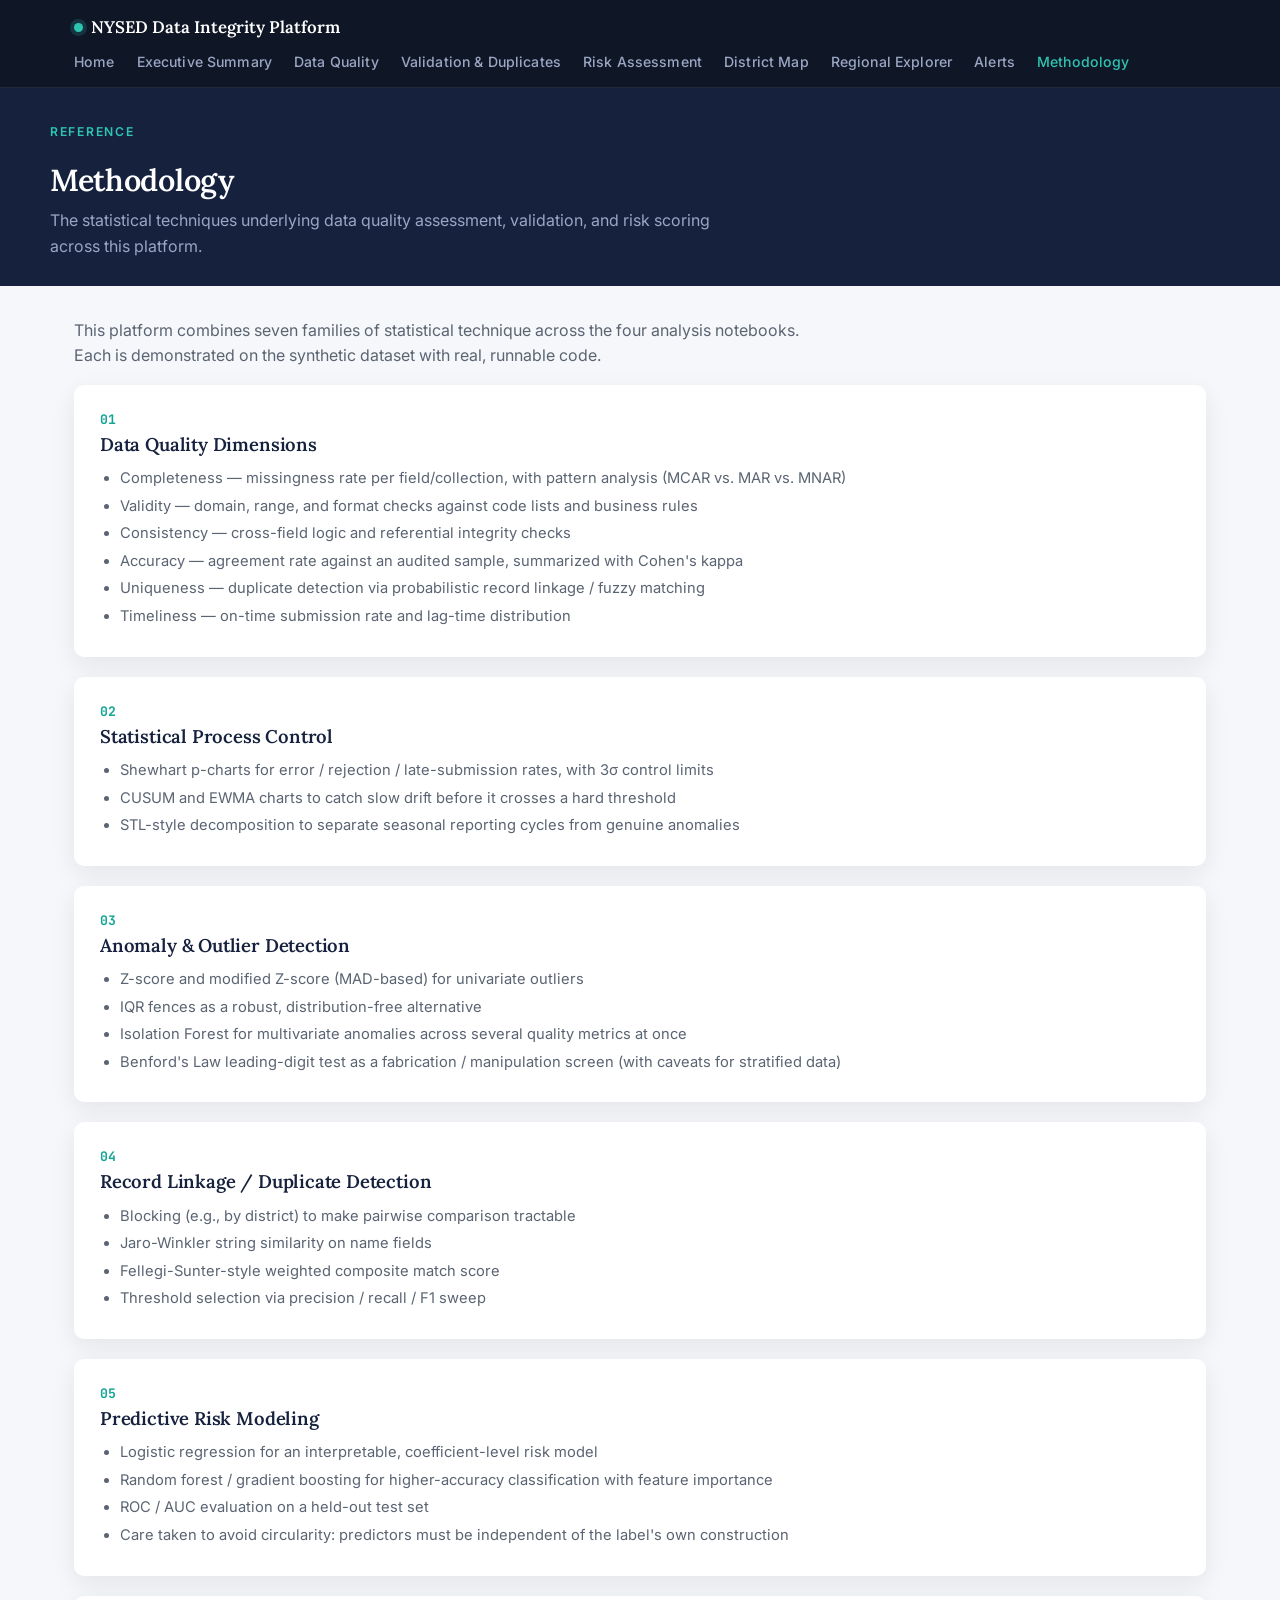
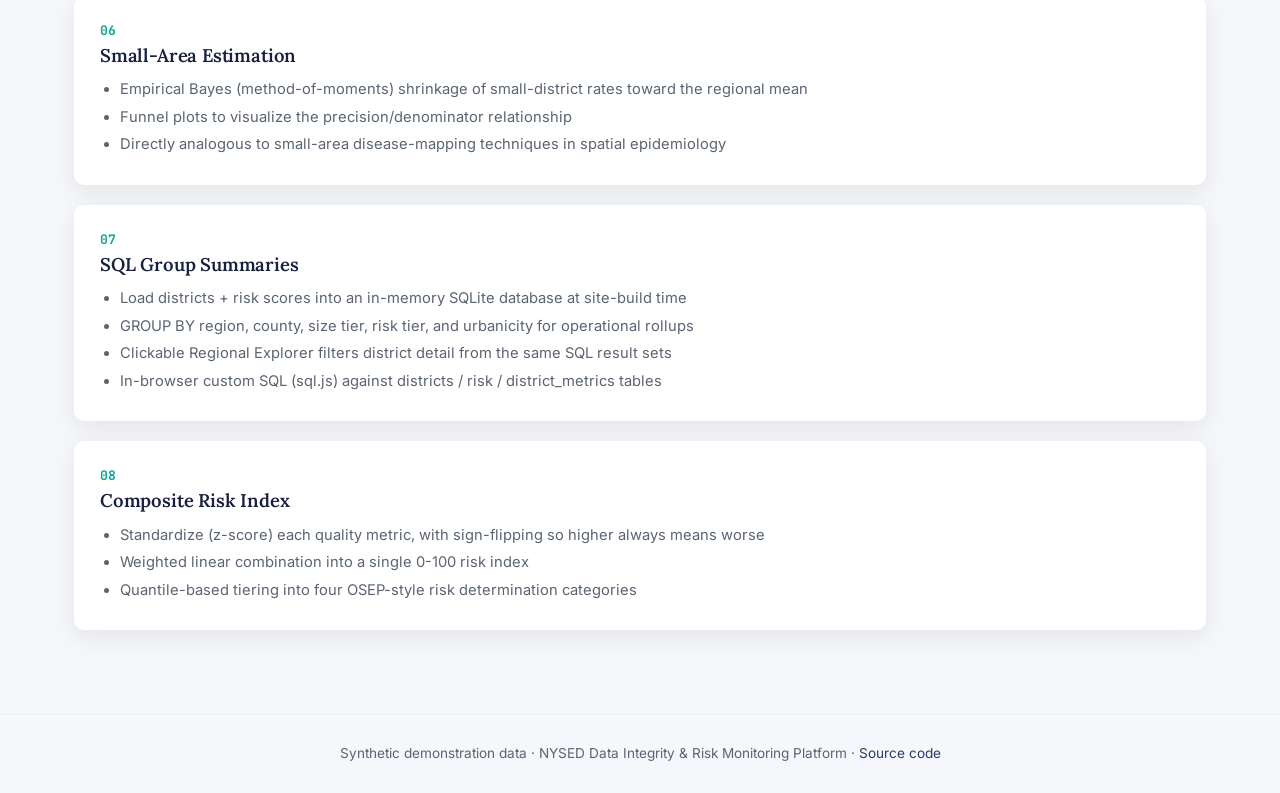
<file: docs/dashboard/methodology.html>
<!DOCTYPE html>
<html lang="en"><head><meta charset="utf-8">
<meta name="viewport" content="width=device-width, initial-scale=1.0">
<title>Methodology · NYSED Data Integrity Platform</title>
<link rel="preconnect" href="https://fonts.googleapis.com">
<link href="https://fonts.googleapis.com/css2?family=Lora:wght@500;600;700&family=Inter:wght@400;500;600;700&family=JetBrains+Mono:wght@400;600;700&display=swap" rel="stylesheet">
<link rel="stylesheet" href="../assets/style.css">

</head><body>
<nav class="site-nav"><div class="nav-inner">
      <div class="brand"><span class="dot"></span> NYSED Data Integrity Platform</div>
      <div class="links"><a href="../index.html" class="">Home</a>
<a href="executive-summary.html" class="">Executive Summary</a>
<a href="data-quality.html" class="">Data Quality</a>
<a href="validation.html" class="">Validation & Duplicates</a>
<a href="risk-assessment.html" class="">Risk Assessment</a>
<a href="district-map.html" class="">District Map</a>
<a href="regional-explorer.html" class="">Regional Explorer</a>
<a href="alerts.html" class="">Alerts</a>
<a href="methodology.html" class="active">Methodology</a></div></div></nav>
<header class="dash-header"><div class="dash-header-inner">
  <div class="eyebrow">Reference</div><h1>Methodology</h1><p>The statistical techniques underlying data quality assessment, validation, and risk scoring across this platform.</p>
</div></header>
<main class="dash-body"><p style="max-width:760px;">This platform combines seven families of statistical technique across the four analysis notebooks. Each is demonstrated on the synthetic dataset with real, runnable code.</p><div class="method-block">
      <div class="step-num">01</div>
      <h3>Data Quality Dimensions</h3>
      <ul><li>Completeness — missingness rate per field/collection, with pattern analysis (MCAR vs. MAR vs. MNAR)</li><li>Validity — domain, range, and format checks against code lists and business rules</li><li>Consistency — cross-field logic and referential integrity checks</li><li>Accuracy — agreement rate against an audited sample, summarized with Cohen's kappa</li><li>Uniqueness — duplicate detection via probabilistic record linkage / fuzzy matching</li><li>Timeliness — on-time submission rate and lag-time distribution</li></ul>
    </div><div class="method-block">
      <div class="step-num">02</div>
      <h3>Statistical Process Control</h3>
      <ul><li>Shewhart p-charts for error / rejection / late-submission rates, with 3σ control limits</li><li>CUSUM and EWMA charts to catch slow drift before it crosses a hard threshold</li><li>STL-style decomposition to separate seasonal reporting cycles from genuine anomalies</li></ul>
    </div><div class="method-block">
      <div class="step-num">03</div>
      <h3>Anomaly & Outlier Detection</h3>
      <ul><li>Z-score and modified Z-score (MAD-based) for univariate outliers</li><li>IQR fences as a robust, distribution-free alternative</li><li>Isolation Forest for multivariate anomalies across several quality metrics at once</li><li>Benford's Law leading-digit test as a fabrication / manipulation screen (with caveats for stratified data)</li></ul>
    </div><div class="method-block">
      <div class="step-num">04</div>
      <h3>Record Linkage / Duplicate Detection</h3>
      <ul><li>Blocking (e.g., by district) to make pairwise comparison tractable</li><li>Jaro-Winkler string similarity on name fields</li><li>Fellegi-Sunter-style weighted composite match score</li><li>Threshold selection via precision / recall / F1 sweep</li></ul>
    </div><div class="method-block">
      <div class="step-num">05</div>
      <h3>Predictive Risk Modeling</h3>
      <ul><li>Logistic regression for an interpretable, coefficient-level risk model</li><li>Random forest / gradient boosting for higher-accuracy classification with feature importance</li><li>ROC / AUC evaluation on a held-out test set</li><li>Care taken to avoid circularity: predictors must be independent of the label's own construction</li></ul>
    </div><div class="method-block">
      <div class="step-num">06</div>
      <h3>Small-Area Estimation</h3>
      <ul><li>Empirical Bayes (method-of-moments) shrinkage of small-district rates toward the regional mean</li><li>Funnel plots to visualize the precision/denominator relationship</li><li>Directly analogous to small-area disease-mapping techniques in spatial epidemiology</li></ul>
    </div><div class="method-block">
      <div class="step-num">07</div>
      <h3>SQL Group Summaries</h3>
      <ul><li>Load districts + risk scores into an in-memory SQLite database at site-build time</li><li>GROUP BY region, county, size tier, risk tier, and urbanicity for operational rollups</li><li>Clickable Regional Explorer filters district detail from the same SQL result sets</li><li>In-browser custom SQL (sql.js) against districts / risk / district_metrics tables</li></ul>
    </div><div class="method-block">
      <div class="step-num">08</div>
      <h3>Composite Risk Index</h3>
      <ul><li>Standardize (z-score) each quality metric, with sign-flipping so higher always means worse</li><li>Weighted linear combination into a single 0-100 risk index</li><li>Quantile-based tiering into four OSEP-style risk determination categories</li></ul>
    </div></main>
<footer class="site-footer">Synthetic demonstration data · NYSED Data Integrity &amp; Risk Monitoring Platform ·
  <a href="https://github.com/zia207/NYSED-Data-Integrity" target="_blank">Source code</a></footer>
</body></html>
</file>
<file: docs/assets/style.css>
/* ============================================================
   NYSED Data Integrity & Risk Monitoring Platform
   Design tokens: deep regulatory navy + data-teal + signal amber/red
   Display: Lora (serif, authoritative) | Body: Inter | Utility: JetBrains Mono
   ============================================================ */

:root {
  --navy-950: #0F1626;
  --navy-900: #16213E;
  --navy-800: #202C4F;
  --slate-700: #2B3A67;
  --slate-500: #566089;
  --slate-300: #9AA6C3;
  --teal-500: #12A594;
  --teal-400: #2FC4B2;
  --amber-500: #E8A33D;
  --red-500: #D64550;
  --paper: #F6F7FA;
  --paper-dim: #ECEEF3;
  --ink: #171B26;
  --ink-dim: #5B6472;
  --white: #FFFFFF;
  --radius: 10px;
  --shadow: 0 8px 24px rgba(15, 22, 38, 0.08);
}

* { box-sizing: border-box; }

html { scroll-behavior: smooth; }

body {
  margin: 0;
  background: var(--paper);
  color: var(--ink);
  font-family: 'Inter', -apple-system, BlinkMacSystemFont, 'Segoe UI', sans-serif;
  font-size: 16px;
  line-height: 1.6;
  -webkit-font-smoothing: antialiased;
}

h1, h2, h3, .display {
  font-family: 'Lora', Georgia, serif;
  color: var(--navy-900);
  font-weight: 600;
  letter-spacing: -0.01em;
  margin: 0 0 0.4em 0;
}

.mono, .kpi-value, .badge, .rule-id, code, pre {
  font-family: 'JetBrains Mono', 'SFMono-Regular', Consolas, monospace;
}

a { color: var(--teal-500); text-decoration: none; }
a:hover { text-decoration: underline; }

p { color: var(--ink-dim); margin: 0 0 1em 0; }

/* ---------- Top nav ---------- */
.site-nav {
  position: sticky;
  top: 0;
  z-index: 100;
  background: var(--navy-950);
  border-bottom: 1px solid rgba(255,255,255,0.08);
}
.site-nav .nav-inner {
  max-width: 1180px;
  margin: 0 auto;
  padding: 14px 24px;
  display: flex;
  align-items: center;
  justify-content: space-between;
  flex-wrap: wrap;
  gap: 10px;
}
.site-nav .brand {
  color: var(--white);
  font-family: 'Lora', serif;
  font-weight: 600;
  font-size: 1.05rem;
  display: flex;
  align-items: center;
  gap: 8px;
}
.site-nav .brand .dot {
  width: 9px; height: 9px; border-radius: 50%;
  background: var(--teal-400);
  box-shadow: 0 0 0 4px rgba(47,196,178,0.18);
}
.site-nav .links { display: flex; gap: 22px; flex-wrap: wrap; }
.site-nav .links a {
  color: var(--slate-300);
  font-size: 0.88rem;
  font-weight: 500;
  letter-spacing: 0.01em;
}
.site-nav .links a:hover, .site-nav .links a.active { color: var(--white); text-decoration: none; }
.site-nav .links a.active { color: var(--teal-400); }

/* ---------- Hero ---------- */
.hero {
  background: linear-gradient(160deg, var(--navy-950) 0%, var(--navy-900) 55%, var(--slate-700) 100%);
  color: var(--white);
  padding: 64px 24px 56px;
}
.hero-inner {
  max-width: 1180px;
  margin: 0 auto;
  display: grid;
  grid-template-columns: 1.3fr 0.9fr;
  gap: 48px;
  align-items: center;
}
.eyebrow {
  text-transform: uppercase;
  letter-spacing: 0.14em;
  font-size: 0.76rem;
  color: var(--teal-400);
  font-weight: 600;
  margin-bottom: 14px;
}
.hero h1 {
  color: var(--white);
  font-size: 2.7rem;
  line-height: 1.12;
  max-width: 620px;
}
.hero p.lede {
  color: var(--slate-300);
  font-size: 1.08rem;
  max-width: 560px;
}
.hero .cta-row { display: flex; gap: 14px; margin-top: 24px; flex-wrap: wrap; }
.btn {
  display: inline-block;
  padding: 11px 22px;
  border-radius: 999px;
  font-weight: 600;
  font-size: 0.92rem;
  cursor: pointer;
  border: 1px solid transparent;
}
.btn-primary { background: var(--teal-500); color: var(--navy-950); }
.btn-primary:hover { background: var(--teal-400); text-decoration: none; }
.btn-ghost { background: transparent; color: var(--white); border-color: rgba(255,255,255,0.35); }
.btn-ghost:hover { border-color: var(--white); text-decoration: none; }

.disclaimer {
  margin-top: 26px;
  font-size: 0.82rem;
  color: var(--slate-300);
  border-left: 3px solid var(--amber-500);
  padding: 10px 14px;
  background: rgba(232,163,61,0.08);
  border-radius: 0 6px 6px 0;
  max-width: 560px;
}

/* ---------- Gauge (signature element) ---------- */
.gauge-wrap {
  display: flex;
  flex-direction: column;
  align-items: center;
  justify-content: center;
  background: rgba(255,255,255,0.04);
  border: 1px solid rgba(255,255,255,0.09);
  border-radius: 16px;
  padding: 28px;
}
.gauge-label {
  color: var(--slate-300);
  font-size: 0.8rem;
  text-transform: uppercase;
  letter-spacing: 0.1em;
  margin-top: 10px;
}
.gauge-score {
  font-family: 'JetBrains Mono', monospace;
  font-size: 2.6rem;
  font-weight: 700;
  fill: var(--white);
}
.gauge-sub { fill: var(--teal-400); font-family: 'JetBrains Mono', monospace; font-size: 0.85rem; }
.gauge-arc-bg { stroke: rgba(255,255,255,0.12); }
.gauge-arc-fg {
  stroke: var(--teal-400);
  stroke-linecap: round;
  transition: stroke-dashoffset 1.4s cubic-bezier(.2,.9,.2,1);
}
@media (prefers-reduced-motion: reduce) {
  .gauge-arc-fg { transition: none; }
}

/* ---------- Stat strip ---------- */
.stat-strip {
  max-width: 1180px;
  margin: -30px auto 0;
  padding: 0 24px;
  position: relative;
  z-index: 5;
}
.stat-grid {
  background: var(--white);
  border-radius: 14px;
  box-shadow: var(--shadow);
  display: grid;
  grid-template-columns: repeat(5, 1fr);
  overflow: hidden;
}
.stat-cell {
  padding: 22px 20px;
  text-align: center;
  border-right: 1px solid var(--paper-dim);
}
.stat-cell:last-child { border-right: none; }
.stat-cell .num {
  font-family: 'JetBrains Mono', monospace;
  font-size: 1.7rem;
  font-weight: 700;
  color: var(--navy-900);
}
.stat-cell .lbl {
  font-size: 0.78rem;
  color: var(--ink-dim);
  margin-top: 4px;
}

/* ---------- Sections ---------- */
.section { max-width: 1180px; margin: 0 auto; padding: 64px 24px; }
.section-head { max-width: 640px; margin-bottom: 34px; }
.section-head .eyebrow { color: var(--teal-500); }
.section-head h2 { font-size: 1.9rem; }
.section-head p { font-size: 1rem; }

/* ---------- Feature cards (dashboard pages) ---------- */
.card-grid {
  display: grid;
  grid-template-columns: repeat(3, 1fr);
  gap: 18px;
}
.card {
  background: var(--white);
  border: 1px solid var(--paper-dim);
  border-radius: var(--radius);
  padding: 22px;
  transition: transform 0.15s ease, box-shadow 0.15s ease;
  display: block;
}
.card:hover { transform: translateY(-3px); box-shadow: var(--shadow); text-decoration: none; }
.card .icon { font-size: 1.5rem; }
.card h3 { font-size: 1.05rem; margin: 10px 0 6px; color: var(--navy-900); }
.card p { font-size: 0.9rem; margin: 0; }
.card .tag {
  display: inline-block;
  margin-top: 12px;
  font-size: 0.72rem;
  font-weight: 600;
  color: var(--teal-500);
  text-transform: uppercase;
  letter-spacing: 0.06em;
}

/* ---------- KPI table ---------- */
table.kpi-table {
  width: 100%;
  border-collapse: collapse;
  background: var(--white);
  border-radius: var(--radius);
  overflow: hidden;
  box-shadow: var(--shadow);
}
table.kpi-table th, table.kpi-table td {
  padding: 12px 16px;
  text-align: left;
  border-bottom: 1px solid var(--paper-dim);
  font-size: 0.9rem;
}
table.kpi-table th {
  background: var(--navy-900);
  color: var(--white);
  font-weight: 600;
  font-size: 0.78rem;
  text-transform: uppercase;
  letter-spacing: 0.05em;
}
table.kpi-table tr:last-child td { border-bottom: none; }
table.kpi-table td.target { font-family: 'JetBrains Mono', monospace; color: var(--slate-700); }
.pill {
  display: inline-block;
  padding: 2px 10px;
  border-radius: 999px;
  font-size: 0.72rem;
  font-weight: 600;
}
.pill-quality { background: rgba(18,165,148,0.12); color: var(--teal-500); }
.pill-risk { background: rgba(214,69,80,0.12); color: var(--red-500); }
.pill-compliance { background: rgba(43,58,103,0.12); color: var(--slate-700); }
.pill-ops { background: rgba(232,163,61,0.14); color: #9C6A17; }

/* ---------- Region list ---------- */
.region-grid { display: grid; grid-template-columns: repeat(5, 1fr); gap: 16px; }
.region-card {
  background: var(--white);
  border-radius: var(--radius);
  padding: 18px;
  border-top: 3px solid var(--teal-500);
  border-left: none;
  border-right: none;
  border-bottom: none;
  width: 100%;
  text-align: left;
  cursor: pointer;
  font: inherit;
  color: inherit;
  transition: transform 0.15s ease, box-shadow 0.15s ease, border-color 0.15s ease;
}
.region-card:hover,
.region-card.active {
  transform: translateY(-2px);
  box-shadow: var(--shadow);
  border-top-color: var(--navy-900);
}
.region-card h4 { margin: 0 0 8px; font-size: 0.95rem; color: var(--navy-900); font-family: 'Lora', serif; }
.region-card p { font-size: 0.82rem; margin: 0; color: var(--ink-dim); }
.region-card-meta {
  margin-top: 10px;
  font-family: 'JetBrains Mono', monospace;
  font-size: 0.72rem;
  color: var(--teal-500);
  font-weight: 600;
}

/* ---------- SQL explorer ---------- */
.sql-tabs { display: flex; flex-wrap: wrap; gap: 8px; margin: 12px 0 16px; }
.sql-tab {
  border: 1px solid var(--paper-dim);
  background: var(--white);
  color: var(--ink-dim);
  border-radius: 8px;
  padding: 8px 14px;
  font-size: 0.85rem;
  font-weight: 600;
  cursor: pointer;
  font-family: inherit;
}
.sql-tab:hover { border-color: var(--teal-500); color: var(--navy-900); }
.sql-tab.active {
  background: var(--navy-900);
  border-color: var(--navy-900);
  color: var(--white);
}
.sql-card-grid {
  display: grid;
  grid-template-columns: repeat(auto-fill, minmax(180px, 1fr));
  gap: 12px;
}
.sql-group-card {
  background: var(--paper);
  border: 1px solid var(--paper-dim);
  border-top: 3px solid var(--teal-500);
  border-radius: var(--radius);
  padding: 14px 16px;
  text-align: left;
  cursor: pointer;
  font: inherit;
  color: inherit;
  transition: transform 0.15s ease, box-shadow 0.15s ease, border-color 0.15s ease;
}
.sql-group-card:hover,
.sql-group-card.active {
  transform: translateY(-2px);
  box-shadow: var(--shadow);
  border-top-color: var(--navy-900);
  background: var(--white);
}
.sql-group-card h4 { margin: 0 0 6px; font-size: 0.92rem; font-family: 'Lora', serif; color: var(--navy-900); }
.sql-group-card p { margin: 0; font-size: 0.78rem; color: var(--ink-dim); line-height: 1.35; }
.sql-card-meta {
  display: flex;
  flex-wrap: wrap;
  gap: 8px 12px;
  margin-top: 10px;
  font-family: 'JetBrains Mono', monospace;
  font-size: 0.7rem;
  color: var(--slate-700);
}
.sql-code {
  background: var(--navy-950);
  color: #D6E4E0;
  border-radius: var(--radius);
  padding: 14px 16px;
  font-family: 'JetBrains Mono', monospace;
  font-size: 0.78rem;
  overflow-x: auto;
  line-height: 1.55;
  white-space: pre-wrap;
  margin: 0;
}
.sql-custom-toolbar {
  display: flex;
  flex-wrap: wrap;
  align-items: center;
  gap: 10px;
  margin: 12px 0;
}
.sql-custom-toolbar label {
  font-size: 0.82rem;
  font-weight: 600;
  color: var(--ink-dim);
}
.sql-custom-toolbar select {
  min-width: 180px;
  padding: 8px 10px;
  border: 1px solid var(--paper-dim);
  border-radius: 8px;
  font: inherit;
  background: var(--white);
  color: var(--navy-900);
}
.sql-btn {
  border: 1px solid var(--paper-dim);
  background: var(--white);
  color: var(--navy-900);
  border-radius: 8px;
  padding: 8px 14px;
  font-size: 0.85rem;
  font-weight: 600;
  cursor: pointer;
  font-family: inherit;
}
.sql-btn:hover { border-color: var(--teal-500); }
.sql-btn-primary {
  background: var(--teal-500);
  border-color: var(--teal-500);
  color: var(--navy-950);
}
.sql-btn-primary:hover { background: var(--teal-400); border-color: var(--teal-400); }
.sql-status {
  font-family: 'JetBrains Mono', monospace;
  font-size: 0.72rem;
  color: var(--ink-dim);
}
.sql-status.ready { color: var(--teal-500); }
.sql-status.error { color: var(--red-500); }
.sql-editor {
  width: 100%;
  box-sizing: border-box;
  border: 1px solid var(--paper-dim);
  border-radius: var(--radius);
  background: var(--navy-950);
  color: #D6E4E0;
  font-family: 'JetBrains Mono', monospace;
  font-size: 0.82rem;
  line-height: 1.55;
  padding: 14px 16px;
  resize: vertical;
  min-height: 180px;
}
.sql-editor:focus {
  outline: 2px solid rgba(18, 165, 148, 0.35);
  border-color: var(--teal-500);
}
.sql-error {
  margin-top: 10px;
  padding: 10px 12px;
  border-radius: 8px;
  background: rgba(214, 69, 80, 0.08);
  border: 1px solid rgba(214, 69, 80, 0.25);
  color: var(--red-500);
  font-family: 'JetBrains Mono', monospace;
  font-size: 0.78rem;
  white-space: pre-wrap;
}

/* ---------- Code block ---------- */
.code-block {
  background: var(--navy-950);
  color: #D6E4E0;
  border-radius: var(--radius);
  padding: 18px 20px;
  font-family: 'JetBrains Mono', monospace;
  font-size: 0.85rem;
  overflow-x: auto;
  line-height: 1.7;
}
.code-block .cmt { color: var(--slate-300); }

/* ---------- Footer ---------- */
.site-footer {
  border-top: 1px solid var(--paper-dim);
  padding: 28px 24px;
  text-align: center;
  color: var(--ink-dim);
  font-size: 0.85rem;
}
.site-footer a { color: var(--slate-700); }

/* ---------- Dashboard page layout ---------- */
.dash-header {
  background: var(--navy-900);
  color: var(--white);
  padding: 34px 24px 26px;
}
.dash-header-inner { max-width: 1180px; margin: 0 auto; }
.dash-header .eyebrow { color: var(--teal-400); }
.dash-header h1 { color: var(--white); font-size: 1.9rem; margin-bottom: 4px; }
.dash-header p { color: var(--slate-300); max-width: 700px; margin: 0; }

.dash-body { max-width: 1180px; margin: 0 auto; padding: 32px 24px 64px; }
.kpi-row { display: grid; grid-template-columns: repeat(4, 1fr); gap: 16px; margin-bottom: 28px; }
.kpi-card {
  background: var(--white);
  border-radius: var(--radius);
  padding: 18px 20px;
  box-shadow: var(--shadow);
  border-left: 4px solid var(--teal-500);
}
.kpi-card.warn { border-left-color: var(--amber-500); }
.kpi-card.crit { border-left-color: var(--red-500); }
.kpi-card .kpi-label {
  font-size: 0.76rem;
  text-transform: uppercase;
  letter-spacing: 0.06em;
  color: var(--ink-dim);
  margin-bottom: 6px;
}
.kpi-card .kpi-value { font-size: 1.6rem; font-weight: 700; color: var(--navy-900); }
.kpi-card .kpi-delta { font-size: 0.8rem; margin-top: 4px; }
.kpi-delta.good { color: var(--teal-500); }
.kpi-delta.bad { color: var(--red-500); }

.chart-panel {
  background: var(--white);
  border-radius: var(--radius);
  box-shadow: var(--shadow);
  padding: 18px;
  margin-bottom: 22px;
}
.chart-panel h3 { font-size: 1.05rem; margin-bottom: 4px; }
.chart-panel .chart-note { font-size: 0.82rem; color: var(--ink-dim); margin-bottom: 12px; }
.chart-row { display: grid; grid-template-columns: 1fr 1fr; gap: 22px; }

.alert-item {
  display: flex;
  align-items: center;
  gap: 14px;
  padding: 14px 16px;
  border-radius: 8px;
  margin-bottom: 10px;
  border: 1px solid var(--paper-dim);
}
.alert-item.crit { background: rgba(214,69,80,0.06); border-color: rgba(214,69,80,0.25); }
.alert-item.warn { background: rgba(232,163,61,0.07); border-color: rgba(232,163,61,0.3); }
.alert-badge {
  font-size: 0.68rem;
  font-weight: 700;
  text-transform: uppercase;
  padding: 3px 9px;
  border-radius: 5px;
  letter-spacing: 0.04em;
}
.alert-badge.crit { background: var(--red-500); color: white; }
.alert-badge.warn { background: var(--amber-500); color: var(--navy-950); }
.alert-text strong { color: var(--navy-900); }
.alert-text span { color: var(--ink-dim); font-size: 0.86rem; }

.method-block { background: var(--white); border-radius: var(--radius); box-shadow: var(--shadow); padding: 24px 26px; margin-bottom: 20px; }
.method-block h3 { font-size: 1.15rem; }
.method-block .step-num { font-family: 'JetBrains Mono', monospace; color: var(--teal-500); font-size: 0.82rem; font-weight: 700; }
.method-block ul { margin: 8px 0 0 0; padding-left: 20px; color: var(--ink-dim); font-size: 0.92rem; }
.method-block li { margin-bottom: 4px; }

@media (max-width: 900px) {
  .hero-inner { grid-template-columns: 1fr; }
  .stat-grid { grid-template-columns: repeat(2, 1fr); }
  .stat-cell { border-right: none; border-bottom: 1px solid var(--paper-dim); }
  .card-grid { grid-template-columns: 1fr; }
  .region-grid { grid-template-columns: repeat(2, 1fr); }
  .kpi-row { grid-template-columns: repeat(2, 1fr); }
  .chart-row { grid-template-columns: 1fr; }
  .sql-card-grid { grid-template-columns: 1fr 1fr; }
}
</file>
